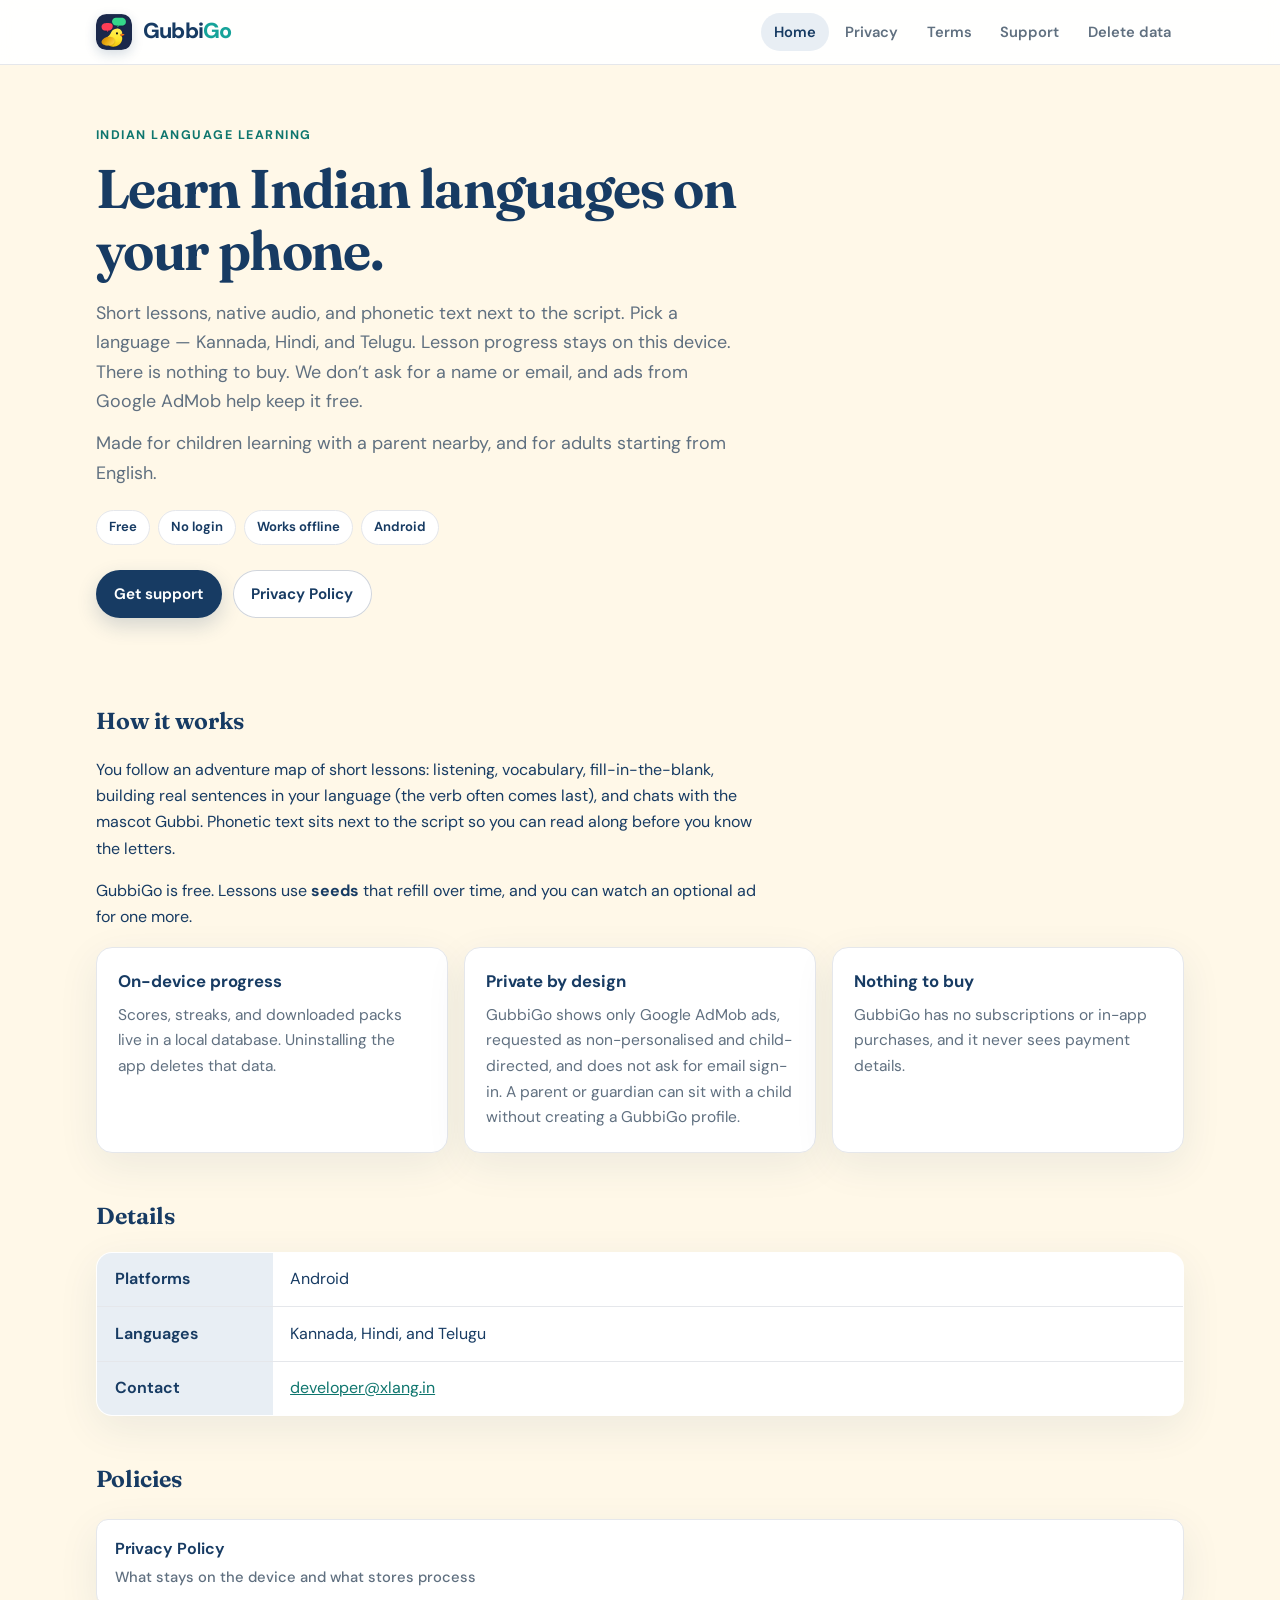
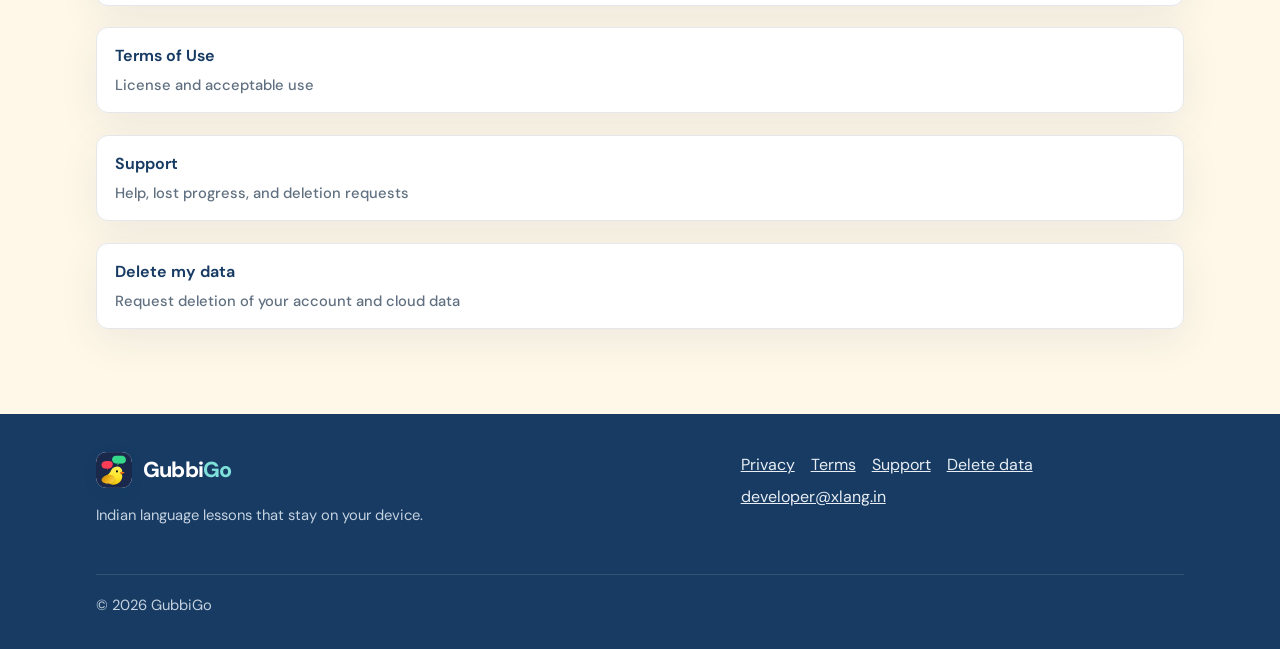
<file: index.html>
<!DOCTYPE html>
<html lang="en">
  <head>
    <meta charset="utf-8" />
    <meta name="viewport" content="width=device-width, initial-scale=1" />
    <meta name="theme-color" content="#173B63" />
    <meta
      name="description"
      content="GubbiGo teaches Indian languages with short lessons and native audio. Progress stays on your device. Free, with optional ads. No account needed."
    />
    <title>GubbiGo — Learn Indian languages on your phone</title>
    <link rel="icon" href="favicon.png" type="image/png" />
    <link rel="preconnect" href="https://fonts.googleapis.com" />
    <link rel="preconnect" href="https://fonts.gstatic.com" crossorigin />
    <link
      href="https://fonts.googleapis.com/css2?family=DM+Sans:ital,opsz,wght@0,9..40,400;0,9..40,500;0,9..40,600;0,9..40,700;1,9..40,400&family=Fraunces:opsz,wght@9..144,600;9..144,700&display=swap"
      rel="stylesheet"
    />
    <link rel="stylesheet" href="styles.css" />
  </head>
  <body>
    <header class="topbar">
      <div class="topbar-inner">
        <a class="brand" href="./" aria-label="GubbiGo home">
          <img src="logo.svg" width="36" height="36" alt="" />
          <span class="wordmark"><span class="gubbi">Gubbi</span><span class="go">Go</span></span>
        </a>
        <nav class="site-nav" aria-label="Site">
          <a href="./" aria-current="page">Home</a>
          <a href="privacy/">Privacy</a>
          <a href="terms/">Terms</a>
          <a href="support/">Support</a>
          <a href="delete-data/">Delete data</a>
        </nav>
      </div>
    </header>

    <main class="page">
      <section class="hero">
        <p class="eyebrow">Indian language learning</p>
        <h1>Learn Indian languages on your phone.</h1>
        <p class="lede">
          Short lessons, native audio, and phonetic text next to the script. Pick a language —
          Kannada, Hindi, and Telugu. Lesson progress stays on this device. There
          is nothing to buy. We don’t ask for a name or email, and ads from Google AdMob help keep
          it free.
        </p>
        <p class="lede">
          Made for children learning with a parent nearby, and for adults starting from English.
        </p>
        <div class="pills" aria-label="Highlights">
          <span class="pill">Free</span>
          <span class="pill">No login</span>
          <span class="pill">Works offline</span>
          <span class="pill">Android</span>
        </div>
        <div class="actions">
          <a class="btn" href="support/">Get support</a>
          <a class="btn btn-secondary" href="privacy/">Privacy Policy</a>
        </div>
      </section>

      <section class="about">
        <h2 class="section-title">How it works</h2>
        <p>
          You follow an adventure map of short lessons: listening, vocabulary, fill-in-the-blank,
          building real sentences in your language (the verb often comes last), and chats with the
          mascot Gubbi. Phonetic text sits next to the script so you can read along before you
          know the letters.
        </p>
        <p>
          GubbiGo is free. Lessons use <strong>seeds</strong> that refill over time, and you can
          watch an optional ad for one more.
        </p>
      </section>

      <div class="cards">
        <article class="card">
          <h2>On-device progress</h2>
          <p>
            Scores, streaks, and downloaded packs live in a local database. Uninstalling the app
            deletes that data.
          </p>
        </article>
        <article class="card">
          <h2>Private by design</h2>
          <p>
            GubbiGo shows only Google AdMob ads, requested as non-personalised and child-directed,
            and does not ask for email sign-in. A parent or guardian can sit with a child without
            creating a GubbiGo profile.
          </p>
        </article>
        <article class="card">
          <h2>Nothing to buy</h2>
          <p>
            GubbiGo has no subscriptions or in-app purchases, and it never sees payment details.
          </p>
        </article>
      </div>

      <h2 class="section-title">Details</h2>
      <table class="facts">
        <tbody>
          <tr>
            <th>Platforms</th>
            <td>Android</td>
          </tr>
          <tr>
            <th>Languages</th>
            <td>Kannada, Hindi, and Telugu</td>
          </tr>
          <tr>
            <th>Contact</th>
            <td><a href="mailto:developer@xlang.in">developer@xlang.in</a></td>
          </tr>
        </tbody>
      </table>

      <h2 class="section-title">Policies</h2>
      <ul class="legal-links">
        <li>
          <a href="privacy/"
            >Privacy Policy <span>What stays on the device and what stores process</span></a
          >
        </li>
        <li>
          <a href="terms/"
            >Terms of Use <span>License and acceptable use</span></a
          >
        </li>
        <li>
          <a href="support/"
            >Support <span>Help, lost progress, and deletion requests</span></a
          >
        </li>
        <li>
          <a href="delete-data/"
            >Delete my data <span>Request deletion of your account and cloud data</span></a
          >
        </li>
      </ul>
    </main>

    <footer class="site-footer">
      <div class="footer-inner">
        <div>
          <a class="brand" href="./" aria-label="GubbiGo home">
            <img src="logo.svg" width="36" height="36" alt="" />
            <span class="wordmark"><span class="gubbi">Gubbi</span><span class="go">Go</span></span>
          </a>
          <p>Indian language lessons that stay on your device.</p>
        </div>
        <nav class="footer-links" aria-label="Footer">
          <a href="privacy/">Privacy</a>
          <a href="terms/">Terms</a>
          <a href="support/">Support</a>
          <a href="delete-data/">Delete data</a>
          <a href="mailto:developer@xlang.in">developer@xlang.in</a>
        </nav>
        <p class="copyright">© 2026 GubbiGo</p>
      </div>
    </footer>
  </body>
</html>
</file>
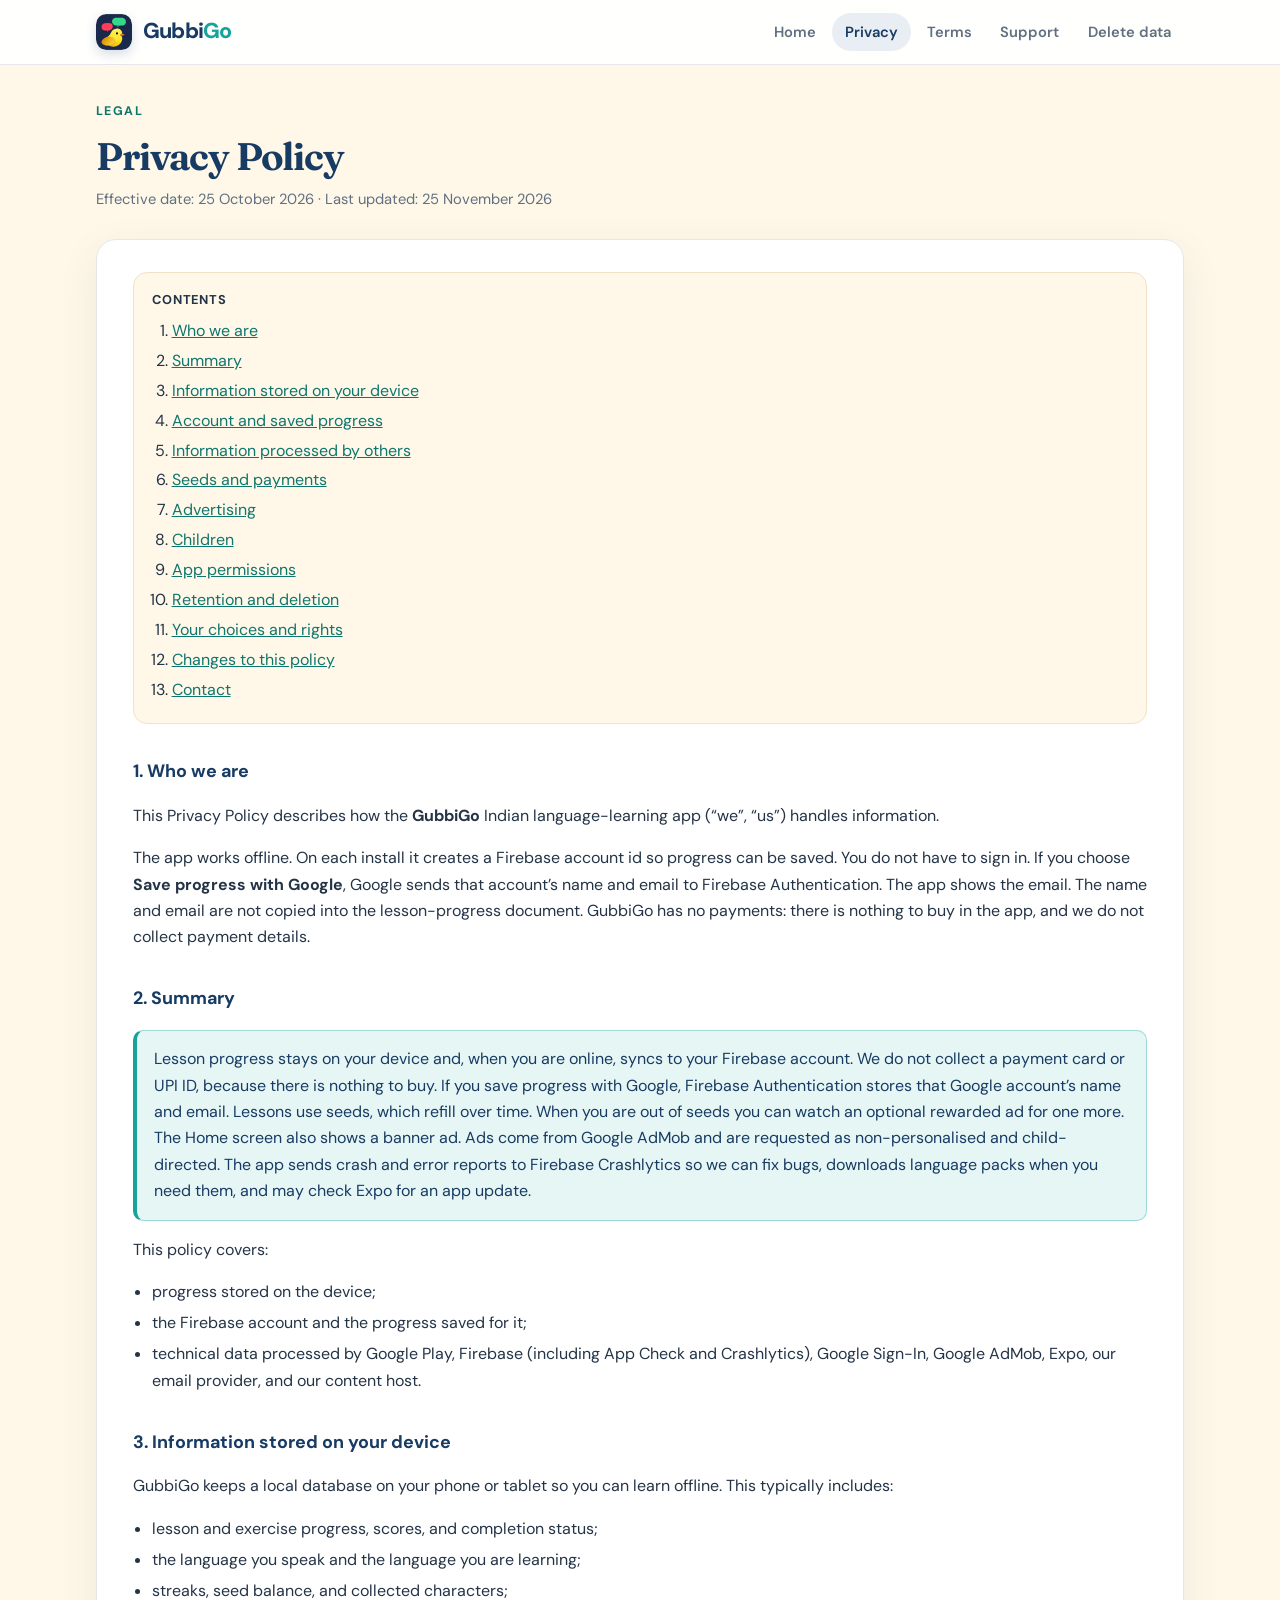
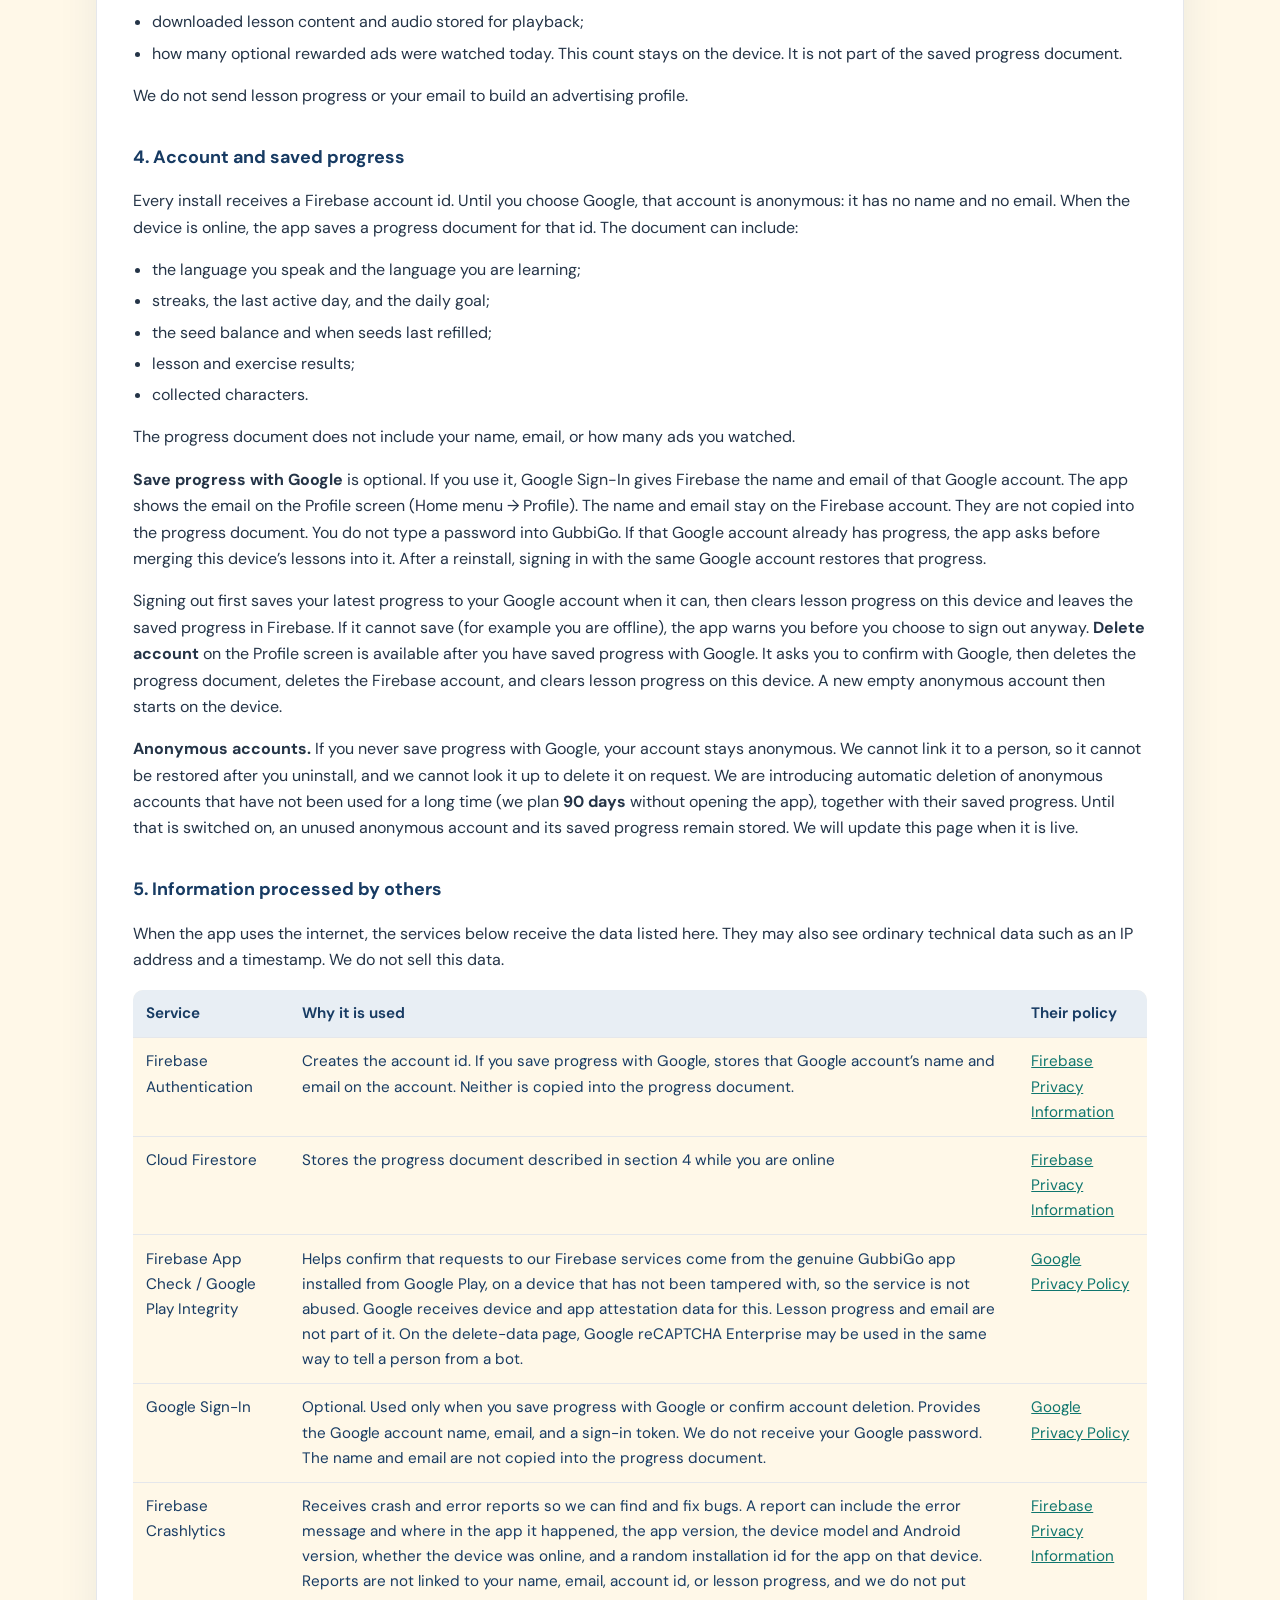
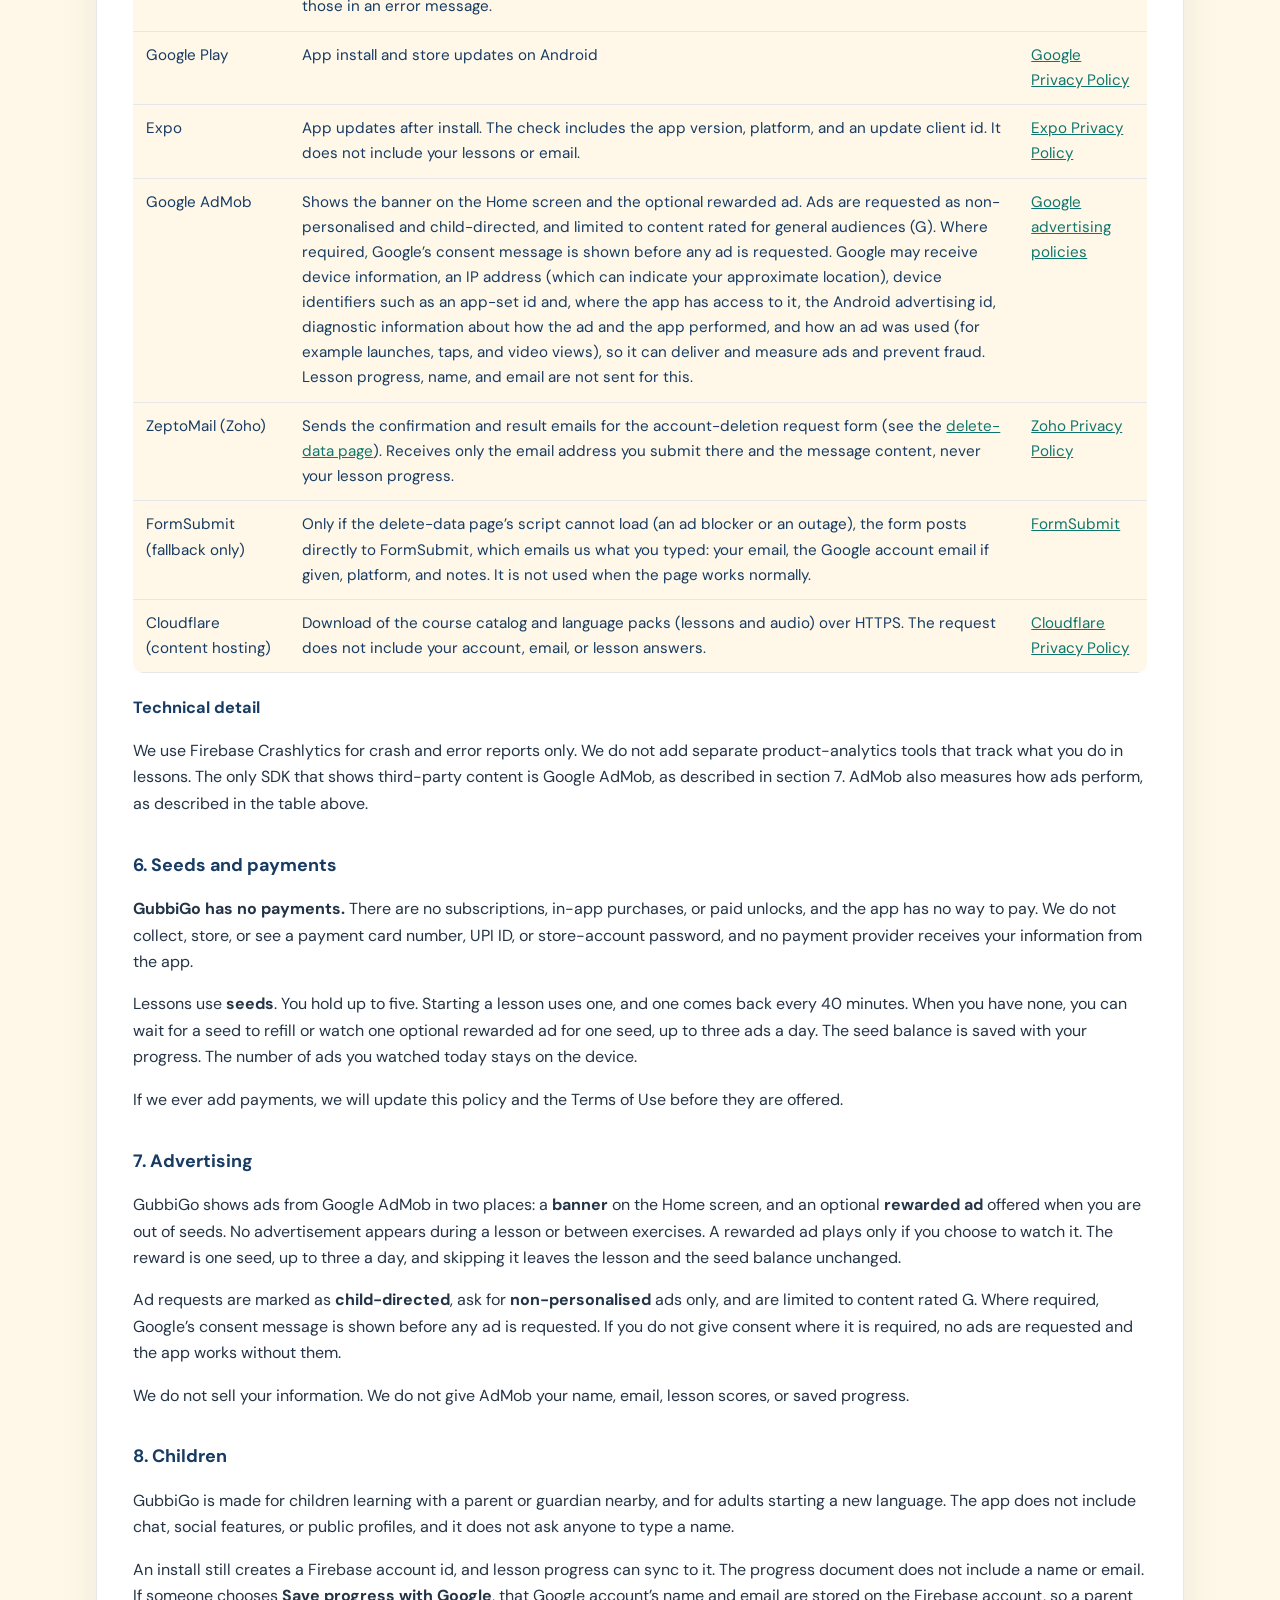
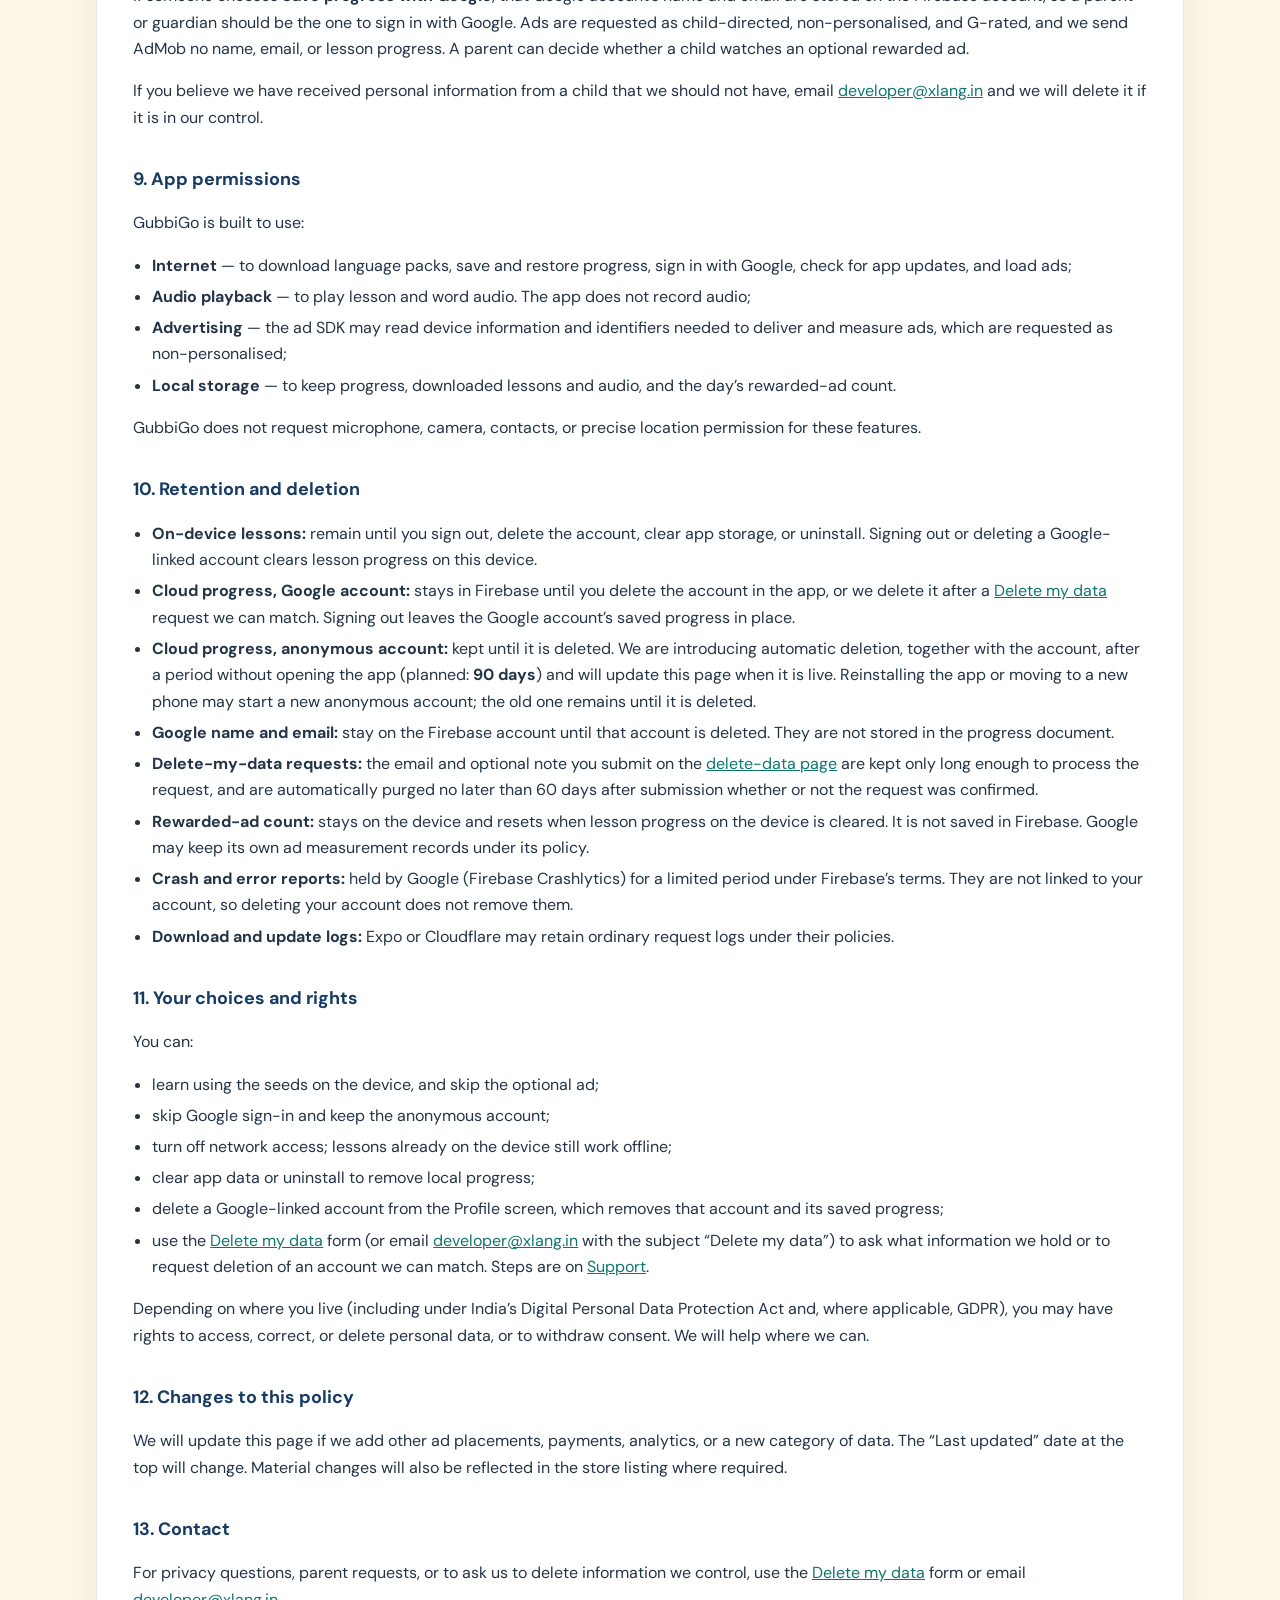
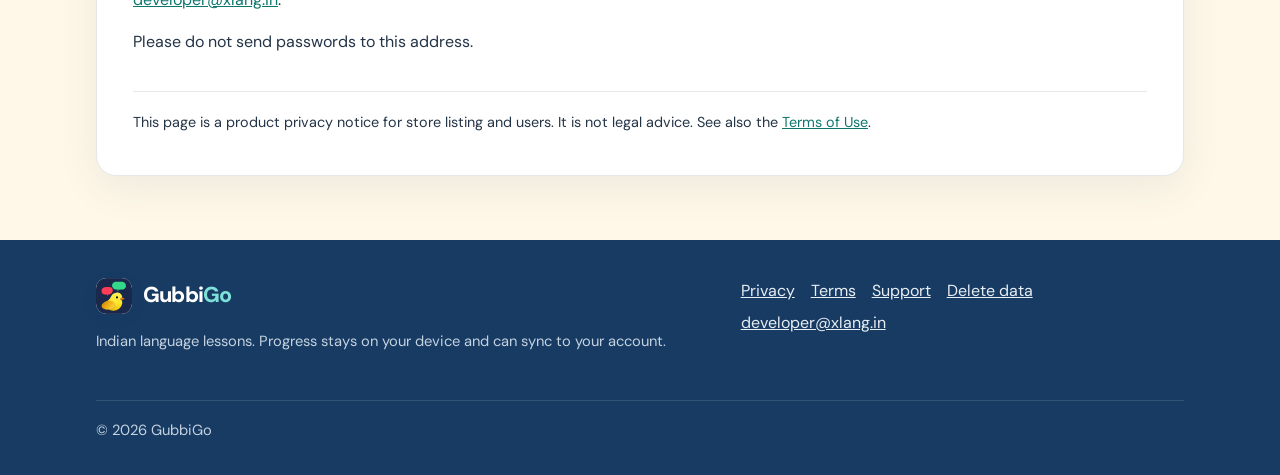
<file: privacy/index.html>
<!DOCTYPE html>
<html lang="en">
  <head>
    <meta charset="utf-8" />
    <meta name="viewport" content="width=device-width, initial-scale=1" />
    <meta name="theme-color" content="#173B63" />
    <meta
      name="description"
      content="Privacy Policy for GubbiGo. Progress stays on your device and can sync to your account. GubbiGo has no payments; ads from Google AdMob help keep it free."
    />
    <title>Privacy Policy — GubbiGo</title>
    <link rel="icon" href="../favicon.png" type="image/png" />
    <link rel="preconnect" href="https://fonts.googleapis.com" />
    <link rel="preconnect" href="https://fonts.gstatic.com" crossorigin />
    <link
      href="https://fonts.googleapis.com/css2?family=DM+Sans:ital,opsz,wght@0,9..40,400;0,9..40,500;0,9..40,600;0,9..40,700;1,9..40,400&family=Fraunces:opsz,wght@9..144,600;9..144,700&display=swap"
      rel="stylesheet"
    />
    <link rel="stylesheet" href="../styles.css" />
  </head>
  <body>
    <header class="topbar">
      <div class="topbar-inner">
        <a class="brand" href="../" aria-label="GubbiGo home">
          <img src="../logo.svg" width="36" height="36" alt="" />
          <span class="wordmark"><span class="gubbi">Gubbi</span><span class="go">Go</span></span>
        </a>
        <nav class="site-nav" aria-label="Site">
          <a href="../">Home</a>
          <a href="./" aria-current="page">Privacy</a>
          <a href="../terms/">Terms</a>
          <a href="../support/">Support</a>
          <a href="../delete-data/">Delete data</a>
        </nav>
      </div>
    </header>

    <main class="page">
      <div class="page-header">
        <p class="eyebrow">Legal</p>
        <h1>Privacy Policy</h1>
        <p class="meta">Effective date: 25 October 2026 · Last updated: 25 November 2026</p>
      </div>

      <article class="doc">

      <nav class="toc" aria-label="Contents">
        <p>Contents</p>
        <ol>
          <li><a href="#who">Who we are</a></li>
          <li><a href="#summary">Summary</a></li>
          <li><a href="#on-device">Information stored on your device</a></li>
          <li><a href="#account">Account and saved progress</a></li>
          <li><a href="#third-parties">Information processed by others</a></li>
          <li><a href="#seeds">Seeds and payments</a></li>
          <li><a href="#ads">Advertising</a></li>
          <li><a href="#children">Children</a></li>
          <li><a href="#permissions">App permissions</a></li>
          <li><a href="#retention">Retention and deletion</a></li>
          <li><a href="#rights">Your choices and rights</a></li>
          <li><a href="#changes">Changes to this policy</a></li>
          <li><a href="#contact">Contact</a></li>
        </ol>
      </nav>

      <section id="who">
        <h2>1. Who we are</h2>
        <p>
          This Privacy Policy describes how the <strong>GubbiGo</strong> Indian language-learning
          app (“we”, “us”) handles information.
        </p>
        <p>
          The app works offline. On each install it creates a Firebase account id so progress can
          be saved. You do not have to sign in. If you choose
          <strong>Save progress with Google</strong>, Google sends that account’s name and email to
          Firebase Authentication. The app shows the email. The name and email are not copied into
          the lesson-progress document. GubbiGo has no payments: there is nothing to buy in the
          app, and we do not collect payment details.
        </p>
      </section>

      <section id="summary">
        <h2>2. Summary</h2>
        <div class="note">
          Lesson progress stays on your device and, when you are online, syncs to your Firebase
          account. We do not collect a payment card or UPI ID, because there is nothing to buy. If
          you save progress with Google, Firebase Authentication stores that Google account’s name
          and email. Lessons use seeds, which refill over time. When you are out of seeds you can
          watch an optional rewarded ad for one more. The Home screen also shows a banner ad. Ads
          come from Google AdMob and are requested as non-personalised and child-directed. The app
          sends crash and error reports to Firebase Crashlytics so we can fix bugs, downloads
          language packs when you need them, and may check Expo for an app update.
        </div>
        <p>This policy covers:</p>
        <ul>
          <li>progress stored on the device;</li>
          <li>the Firebase account and the progress saved for it;</li>
          <li>
            technical data processed by Google Play, Firebase (including App Check and
            Crashlytics), Google Sign-In, Google AdMob, Expo, our email provider, and our content
            host.
          </li>
        </ul>
      </section>

      <section id="on-device">
        <h2>3. Information stored on your device</h2>
        <p>
          GubbiGo keeps a local database on your phone or tablet so you can learn offline. This
          typically includes:
        </p>
        <ul>
          <li>lesson and exercise progress, scores, and completion status;</li>
          <li>the language you speak and the language you are learning;</li>
          <li>streaks, seed balance, and collected characters;</li>
          <li>downloaded lesson content and audio stored for playback;</li>
          <li>
            how many optional rewarded ads were watched today. This count stays on the device. It
            is not part of the saved progress document.
          </li>
        </ul>
        <p>
          We do not send lesson progress or your email to build an advertising profile.
        </p>
      </section>

      <section id="account">
        <h2>4. Account and saved progress</h2>
        <p>
          Every install receives a Firebase account id. Until you choose Google, that account is
          anonymous: it has no name and no email. When the device is online, the app saves a
          progress document for that id. The document can include:
        </p>
        <ul>
          <li>the language you speak and the language you are learning;</li>
          <li>streaks, the last active day, and the daily goal;</li>
          <li>the seed balance and when seeds last refilled;</li>
          <li>lesson and exercise results;</li>
          <li>collected characters.</li>
        </ul>
        <p>
          The progress document does not include your name, email, or how many ads you watched.
        </p>
        <p>
          <strong>Save progress with Google</strong> is optional. If you use it, Google Sign-In
          gives Firebase the name and email of that Google account. The app shows the email on the
          Profile screen (Home menu → Profile). The name and email stay on the Firebase account.
          They are not copied into the progress document. You do not type a password into
          GubbiGo. If that Google account already has progress, the app asks before merging this
          device’s lessons into it. After a reinstall, signing in with the same Google account
          restores that progress.
        </p>
        <p>
          Signing out first saves your latest progress to your Google account when it can, then
          clears lesson progress on this device and leaves the saved progress in Firebase. If it
          cannot save (for example you are offline), the app warns you before you choose to sign
          out anyway. <strong>Delete account</strong> on the Profile screen is available after you
          have saved progress with Google. It asks you to confirm with Google, then deletes the
          progress document, deletes the Firebase account, and clears lesson progress on this
          device. A new empty anonymous account then starts on the device.
        </p>
        <p>
          <strong>Anonymous accounts.</strong> If you never save progress with Google, your account
          stays anonymous. We cannot link it to a person, so it cannot be restored after you
          uninstall, and we cannot look it up to delete it on request. We are introducing
          automatic deletion of anonymous accounts that have not been used for a long time
          (we plan <strong>90 days</strong> without opening the app), together with their saved
          progress. Until that is switched on, an unused anonymous account and its saved progress
          remain stored. We will update this page when it is live.
        </p>
      </section>

      <section id="third-parties">
        <h2>5. Information processed by others</h2>
        <p>
          When the app uses the internet, the services below receive the data listed here. They
          may also see ordinary technical data such as an IP address and a timestamp. We do not
          sell this data.
        </p>
        <table>
          <thead>
            <tr>
              <th>Service</th>
              <th>Why it is used</th>
              <th>Their policy</th>
            </tr>
          </thead>
          <tbody>
            <tr>
              <td>Firebase Authentication</td>
              <td>
                Creates the account id. If you save progress with Google, stores that Google account’s
                name and email on the account. Neither is copied into the progress document.
              </td>
              <td>
                <a href="https://firebase.google.com/support/privacy" rel="noopener noreferrer"
                  >Firebase Privacy Information</a
                >
              </td>
            </tr>
            <tr>
              <td>Cloud Firestore</td>
              <td>Stores the progress document described in section 4 while you are online</td>
              <td>
                <a href="https://firebase.google.com/support/privacy" rel="noopener noreferrer"
                  >Firebase Privacy Information</a
                >
              </td>
            </tr>
            <tr>
              <td>Firebase App Check / Google Play Integrity</td>
              <td>
                Helps confirm that requests to our Firebase services come from the genuine GubbiGo
                app installed from Google Play, on a device that has not been tampered with, so the
                service is not abused. Google receives device and app attestation data for this.
                Lesson progress and email are not part of it. On the delete-data page, Google
                reCAPTCHA Enterprise may be used in the same way to tell a person from a bot.
              </td>
              <td>
                <a href="https://policies.google.com/privacy" rel="noopener noreferrer"
                  >Google Privacy Policy</a
                >
              </td>
            </tr>
            <tr>
              <td>Google Sign-In</td>
              <td>
                Optional. Used only when you save progress with Google or confirm account deletion.
                Provides the Google account name, email, and a sign-in token. We do not receive
                your Google password. The name and email are not copied into the progress document.
              </td>
              <td>
                <a href="https://policies.google.com/privacy" rel="noopener noreferrer"
                  >Google Privacy Policy</a
                >
              </td>
            </tr>
            <tr>
              <td>Firebase Crashlytics</td>
              <td>
                Receives crash and error reports so we can find and fix bugs. A report can include
                the error message and where in the app it happened, the app version, the device
                model and Android version, whether the device was online, and a random installation
                id for the app on that device. Reports are not linked to your name, email, account
                id, or lesson progress, and we do not put those in an error message.
              </td>
              <td>
                <a href="https://firebase.google.com/support/privacy" rel="noopener noreferrer"
                  >Firebase Privacy Information</a
                >
              </td>
            </tr>
            <tr>
              <td>Google Play</td>
              <td>App install and store updates on Android</td>
              <td>
                <a href="https://policies.google.com/privacy" rel="noopener noreferrer"
                  >Google Privacy Policy</a
                >
              </td>
            </tr>
            <tr>
              <td>Expo</td>
              <td>
                App updates after install. The check includes the app version, platform, and an
                update client id. It does not include your lessons or email.
              </td>
              <td>
                <a href="https://expo.dev/privacy" rel="noopener noreferrer">Expo Privacy Policy</a>
              </td>
            </tr>
            <tr>
              <td>Google AdMob</td>
              <td>
                Shows the banner on the Home screen and the optional rewarded ad. Ads are requested
                as non-personalised and child-directed, and limited to content rated for general
                audiences (G). Where required, Google’s consent message is shown before any ad is
                requested. Google may receive device information, an IP address (which can indicate your
                approximate location), device identifiers such as an app-set id and, where the app
                has access to it, the Android advertising id, diagnostic information about how
                the ad and the app performed, and how an ad was used (for example launches, taps,
                and video views), so it can deliver and measure ads and prevent fraud. Lesson
                progress, name, and email are not sent for this.
              </td>
              <td>
                <a
                  href="https://policies.google.com/technologies/ads"
                  rel="noopener noreferrer"
                  >Google advertising policies</a
                >
              </td>
            </tr>
            <tr>
              <td>ZeptoMail (Zoho)</td>
              <td>
                Sends the confirmation and result emails for the account-deletion request form
                (see the <a href="../delete-data/">delete-data page</a>). Receives only the email
                address you submit there and the message content, never your lesson progress.
              </td>
              <td>
                <a href="https://www.zoho.com/privacy.html" rel="noopener noreferrer"
                  >Zoho Privacy Policy</a
                >
              </td>
            </tr>
            <tr>
              <td>FormSubmit (fallback only)</td>
              <td>
                Only if the delete-data page’s script cannot load (an ad blocker or an outage), the
                form posts directly to FormSubmit, which emails us what you typed: your email, the
                Google account email if given, platform, and notes. It is not used when the page
                works normally.
              </td>
              <td>
                <a href="https://formsubmit.co/" rel="noopener noreferrer">FormSubmit</a>
              </td>
            </tr>
            <tr>
              <td>Cloudflare (content hosting)</td>
              <td>
                Download of the course catalog and language packs (lessons and audio) over HTTPS.
                The request does not include your account, email, or lesson answers.
              </td>
              <td>
                <a href="https://www.cloudflare.com/privacypolicy/" rel="noopener noreferrer"
                  >Cloudflare Privacy Policy</a
                >
              </td>
            </tr>
          </tbody>
        </table>
        <h3>Technical detail</h3>
        <p>
          We use Firebase Crashlytics for crash and error reports only. We do not add separate
          product-analytics tools that track what you do in lessons. The only SDK that shows
          third-party content is Google AdMob, as described in section 7. AdMob also measures how
          ads perform, as described in the table above.
        </p>
      </section>

      <section id="seeds">
        <h2>6. Seeds and payments</h2>
        <p>
          <strong>GubbiGo has no payments.</strong> There are no subscriptions, in-app purchases,
          or paid unlocks, and the app has no way to pay. We do not collect, store, or see a
          payment card number, UPI ID, or store-account password, and no payment provider receives
          your information from the app.
        </p>
        <p>
          Lessons use <strong>seeds</strong>. You hold up to five. Starting a lesson uses one, and
          one comes back every 40 minutes. When you have none, you can wait for a seed to refill or
          watch one optional rewarded ad for one seed, up to three ads a day. The seed balance is
          saved with your progress. The number of ads you watched today stays on the device.
        </p>
        <p>
          If we ever add payments, we will update this policy and the Terms of Use before they
          are offered.
        </p>
      </section>

      <section id="ads">
        <h2>7. Advertising</h2>
        <p>
          GubbiGo shows ads from Google AdMob in two places: a <strong>banner</strong> on the Home
          screen, and an optional <strong>rewarded ad</strong> offered when you are out of seeds.
          No advertisement appears during a lesson or between exercises. A rewarded ad plays only
          if you choose to watch it. The reward is one seed, up to three a day, and skipping it
          leaves the lesson and the seed balance unchanged.
        </p>
        <p>
          Ad requests are marked as <strong>child-directed</strong>, ask for
          <strong>non-personalised</strong> ads only, and are limited to content rated G. Where
          required, Google’s consent message is shown before any ad is requested. If you do not
          give consent where it is required, no ads are requested and the app works without them.
        </p>
        <p>
          We do not sell your information. We do not give AdMob your name, email, lesson scores,
          or saved progress.
        </p>
      </section>

      <section id="children">
        <h2>8. Children</h2>
        <p>
          GubbiGo is made for children learning with a parent or guardian nearby, and for adults
          starting a new language. The app does not include chat, social features, or public
          profiles, and it does not ask anyone to type a name.
        </p>
        <p>
          An install still creates a Firebase account id, and lesson progress can sync to it. The
          progress document does not include a name or email. If someone chooses
          <strong>Save progress with Google</strong>, that Google account’s name and email are
          stored on the Firebase account, so a parent or guardian should be the one to sign in
          with Google. Ads are requested as child-directed, non-personalised, and G-rated, and we
          send AdMob no name, email, or lesson progress. A parent can decide whether a child
          watches an optional rewarded ad.
        </p>
        <p>
          If you believe we have received personal information from a child that we should not
          have, email
          <a href="mailto:developer@xlang.in">developer@xlang.in</a>
          and we will delete it if it is in our control.
        </p>
      </section>

      <section id="permissions">
        <h2>9. App permissions</h2>
        <p>GubbiGo is built to use:</p>
        <ul>
          <li>
            <strong>Internet</strong> — to download language packs, save and restore progress,
            sign in with Google, check for app updates, and load ads;
          </li>
          <li><strong>Audio playback</strong> — to play lesson and word audio. The app does not record audio;</li>
          <li>
            <strong>Advertising</strong> — the ad SDK may read device information and identifiers
            needed to deliver and measure ads, which are requested as non-personalised;
          </li>
          <li>
            <strong>Local storage</strong> — to keep progress, downloaded lessons and audio, and
            the day’s rewarded-ad count.
          </li>
        </ul>
        <p>
          GubbiGo does not request microphone, camera, contacts, or precise location permission
          for these features.
        </p>
      </section>

      <section id="retention">
        <h2>10. Retention and deletion</h2>
        <ul>
          <li>
            <strong>On-device lessons:</strong> remain until you sign out, delete the account,
            clear app storage, or uninstall. Signing out or deleting a Google-linked account
            clears lesson progress on this device.
          </li>
          <li>
            <strong>Cloud progress, Google account:</strong> stays in Firebase until you delete
            the account in the app, or we delete it after a
            <a href="../delete-data/">Delete my data</a>
            request we can match. Signing out leaves the Google account’s saved progress in place.
          </li>
          <li>
            <strong>Cloud progress, anonymous account:</strong> kept until it is deleted. We are
            introducing automatic deletion, together with the account, after a period without
            opening the app (planned: <strong>90 days</strong>) and will update this page when it
            is live. Reinstalling the app or moving to a new phone may start a new anonymous
            account; the old one remains until it is deleted.
          </li>
          <li>
            <strong>Google name and email:</strong> stay on the Firebase account until that account
            is deleted. They are not stored in the progress document.
          </li>
          <li>
            <strong>Delete-my-data requests:</strong> the email and optional note you submit on the
            <a href="../delete-data/">delete-data page</a> are kept only long enough to process the
            request, and are automatically purged no later than 60 days after submission whether or
            not the request was confirmed.
          </li>
          <li>
            <strong>Rewarded-ad count:</strong> stays on the device and resets when lesson progress
            on the device is cleared. It is not saved in Firebase. Google may keep its own ad
            measurement records under its policy.
          </li>
          <li>
            <strong>Crash and error reports:</strong> held by Google (Firebase Crashlytics) for a
            limited period under Firebase’s terms. They are not linked to your account, so deleting
            your account does not remove them.
          </li>
          <li>
            <strong>Download and update logs:</strong> Expo or Cloudflare may retain ordinary
            request logs under their policies.
          </li>
        </ul>
      </section>

      <section id="rights">
        <h2>11. Your choices and rights</h2>
        <p>You can:</p>
        <ul>
          <li>learn using the seeds on the device, and skip the optional ad;</li>
          <li>skip Google sign-in and keep the anonymous account;</li>
          <li>turn off network access; lessons already on the device still work offline;</li>
          <li>clear app data or uninstall to remove local progress;</li>
          <li>
            delete a Google-linked account from the Profile screen, which removes that account and
            its saved progress;
          </li>
          <li>
            use the
            <a href="../delete-data/">Delete my data</a>
            form (or email
            <a href="mailto:developer@xlang.in">developer@xlang.in</a>
            with the subject “Delete my data”) to ask what information we hold or to request
            deletion of an account we can match. Steps are on
            <a href="../support/">Support</a>.
          </li>
        </ul>
        <p>
          Depending on where you live (including under India’s Digital Personal Data Protection
          Act and, where applicable, GDPR), you may have rights to access, correct, or delete
          personal data, or to withdraw consent. We will help where we can.
        </p>
      </section>

      <section id="changes">
        <h2>12. Changes to this policy</h2>
        <p>
          We will update this page if we add other ad placements, payments, analytics, or a new
          category of data. The “Last updated” date at the top will change. Material changes will
          also be reflected in the store listing where required.
        </p>
      </section>

      <section id="contact">
        <h2>13. Contact</h2>
        <p>
          For privacy questions, parent requests, or to ask us to delete information we control,
          use the
          <a href="../delete-data/">Delete my data</a>
          form or email
          <a href="mailto:developer@xlang.in">developer@xlang.in</a>.
        </p>
        <p>Please do not send passwords to this address.</p>
      </section>

      <p class="doc-note">
        This page is a product privacy notice for store listing and users. It is not legal
        advice. See also the <a href="../terms/">Terms of Use</a>.
      </p>
      </article>
    </main>

    <footer class="site-footer">
      <div class="footer-inner">
        <div>
          <a class="brand" href="../" aria-label="GubbiGo home">
            <img src="../logo.svg" width="36" height="36" alt="" />
            <span class="wordmark"><span class="gubbi">Gubbi</span><span class="go">Go</span></span>
          </a>
          <p>Indian language lessons. Progress stays on your device and can sync to your account.</p>
        </div>
        <nav class="footer-links" aria-label="Footer">
          <a href="../privacy/">Privacy</a>
          <a href="../terms/">Terms</a>
          <a href="../support/">Support</a>
          <a href="../delete-data/">Delete data</a>
          <a href="mailto:developer@xlang.in">developer@xlang.in</a>
        </nav>
        <p class="copyright">© 2026 GubbiGo</p>
      </div>
    </footer>
  </body>
</html>
</file>
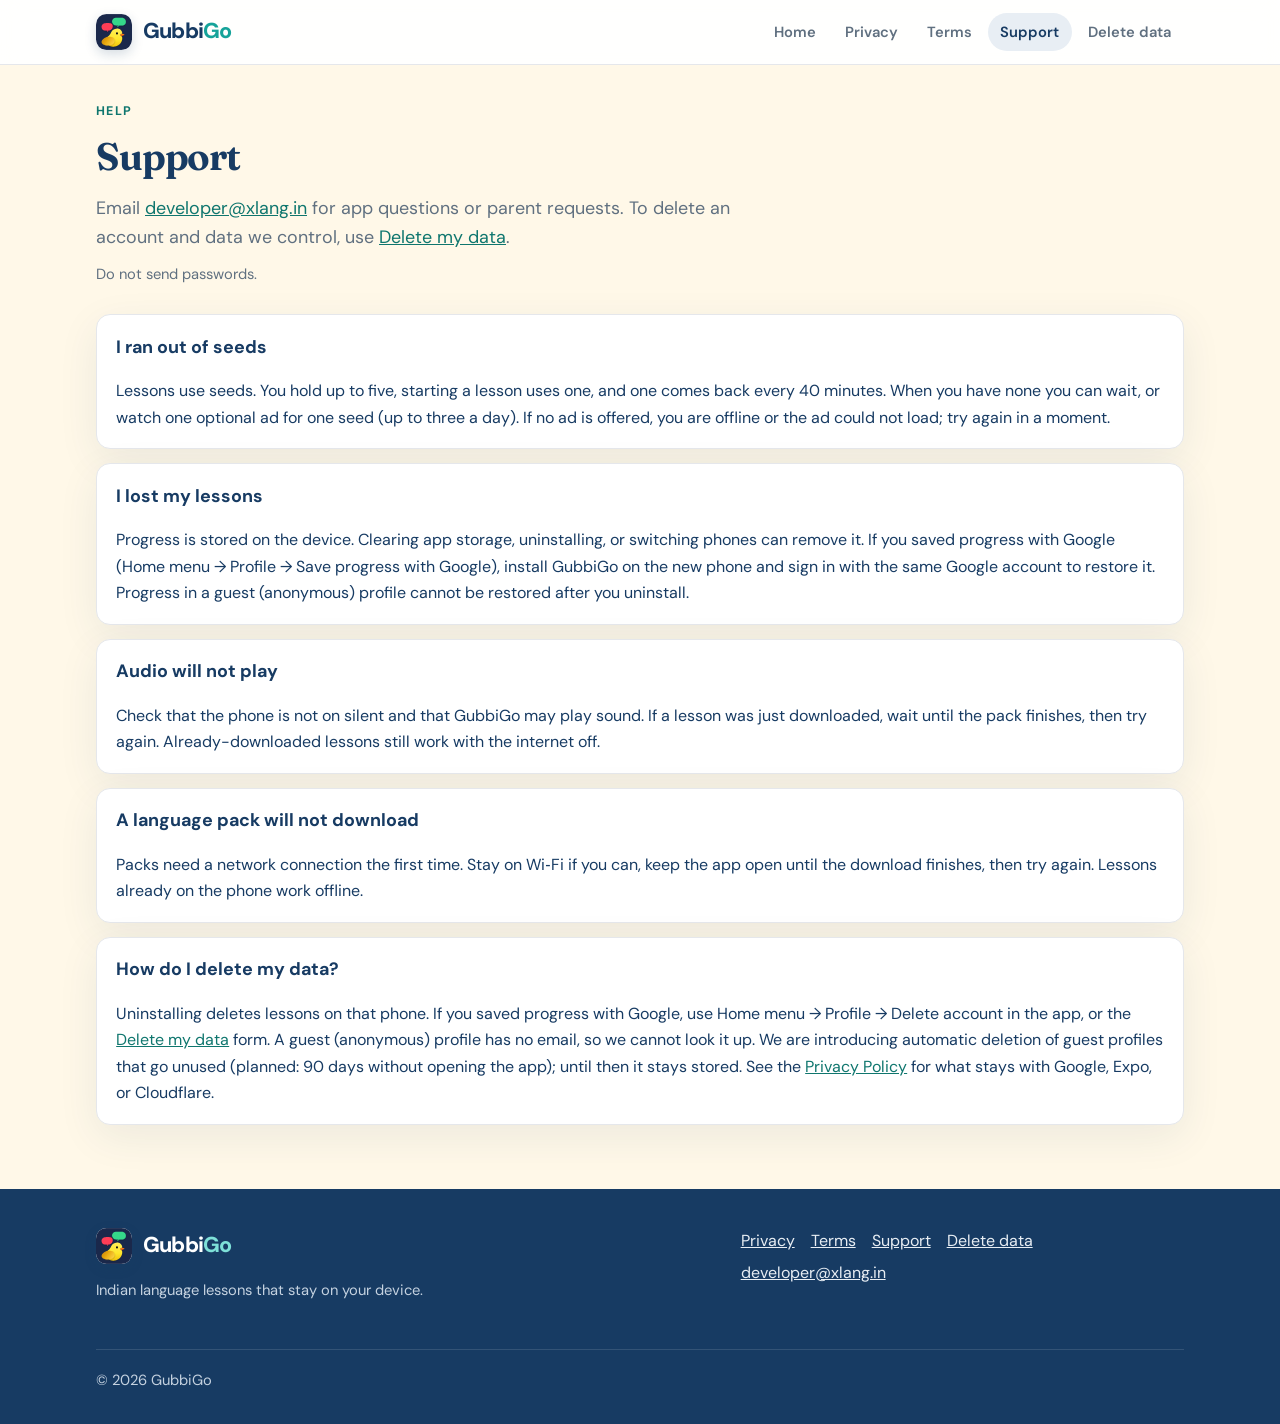
<file: support/index.html>
<!DOCTYPE html>
<html lang="en">
  <head>
    <meta charset="utf-8" />
    <meta name="viewport" content="width=device-width, initial-scale=1" />
    <meta name="theme-color" content="#173B63" />
    <meta
      name="description"
      content="GubbiGo support: lost progress, seeds and ads, deleting your data, and how to email us."
    />
    <title>Support — GubbiGo</title>
    <link rel="icon" href="../favicon.png" type="image/png" />
    <link rel="preconnect" href="https://fonts.googleapis.com" />
    <link rel="preconnect" href="https://fonts.gstatic.com" crossorigin />
    <link
      href="https://fonts.googleapis.com/css2?family=DM+Sans:ital,opsz,wght@0,9..40,400;0,9..40,500;0,9..40,600;0,9..40,700;1,9..40,400&family=Fraunces:opsz,wght@9..144,600;9..144,700&display=swap"
      rel="stylesheet"
    />
    <link rel="stylesheet" href="../styles.css" />
  </head>
  <body>
    <header class="topbar">
      <div class="topbar-inner">
        <a class="brand" href="../" aria-label="GubbiGo home">
          <img src="../logo.svg" width="36" height="36" alt="" />
          <span class="wordmark"><span class="gubbi">Gubbi</span><span class="go">Go</span></span>
        </a>
        <nav class="site-nav" aria-label="Site">
          <a href="../">Home</a>
          <a href="../privacy/">Privacy</a>
          <a href="../terms/">Terms</a>
          <a href="./" aria-current="page">Support</a>
          <a href="../delete-data/">Delete data</a>
        </nav>
      </div>
    </header>

    <main class="page">
      <div class="page-header">
        <p class="eyebrow">Help</p>
        <h1>Support</h1>
        <p class="lede">
          Email
          <a href="mailto:developer@xlang.in">developer@xlang.in</a>
          for app questions or parent requests. To delete an account and data we control, use
          <a href="../delete-data/">Delete my data</a>.
        </p>
        <p class="meta">
          Do not send passwords.
        </p>
      </div>

      <div class="faq">
        <article>
          <h2>I ran out of seeds</h2>
          <p>
            Lessons use seeds. You hold up to five, starting a lesson uses one, and one comes back
            every 40 minutes. When you have none you can wait, or watch one optional ad for one
            seed (up to three a day). If no ad is offered, you are offline or the ad could not
            load; try again in a moment.
          </p>
        </article>
        <article>
          <h2>I lost my lessons</h2>
          <p>
            Progress is stored on the device. Clearing app storage, uninstalling, or switching
            phones can remove it. If you saved progress with Google (Home menu → Profile → Save
            progress with Google), install GubbiGo on the new phone and sign in with the same
            Google account to restore it. Progress in a guest (anonymous) profile cannot be
            restored after you uninstall.
          </p>
        </article>
        <article>
          <h2>Audio will not play</h2>
          <p>
            Check that the phone is not on silent and that GubbiGo may play sound. If a lesson was
            just downloaded, wait until the pack finishes, then try again. Already-downloaded
            lessons still work with the internet off.
          </p>
        </article>
        <article>
          <h2>A language pack will not download</h2>
          <p>
            Packs need a network connection the first time. Stay on Wi‑Fi if you can, keep the app
            open until the download finishes, then try again. Lessons already on the phone work
            offline.
          </p>
        </article>
        <article>
          <h2>How do I delete my data?</h2>
          <p>
            Uninstalling deletes lessons on that phone. If you saved progress with Google, use
            Home menu → Profile → Delete account in the app, or the
            <a href="../delete-data/">Delete my data</a>
            form. A guest (anonymous) profile has no email, so we cannot look it up. We are
            introducing automatic deletion of guest profiles that go unused (planned: 90 days
            without opening the app); until then it stays stored. See the
            <a href="../privacy/">Privacy Policy</a> for what stays with Google, Expo, or
            Cloudflare.
          </p>
        </article>
      </div>
    </main>

    <footer class="site-footer">
      <div class="footer-inner">
        <div>
          <a class="brand" href="../" aria-label="GubbiGo home">
            <img src="../logo.svg" width="36" height="36" alt="" />
            <span class="wordmark"><span class="gubbi">Gubbi</span><span class="go">Go</span></span>
          </a>
          <p>Indian language lessons that stay on your device.</p>
        </div>
        <nav class="footer-links" aria-label="Footer">
          <a href="../privacy/">Privacy</a>
          <a href="../terms/">Terms</a>
          <a href="./">Support</a>
          <a href="../delete-data/">Delete data</a>
          <a href="mailto:developer@xlang.in">developer@xlang.in</a>
        </nav>
        <p class="copyright">© 2026 GubbiGo</p>
      </div>
    </footer>
  </body>
</html>
</file>
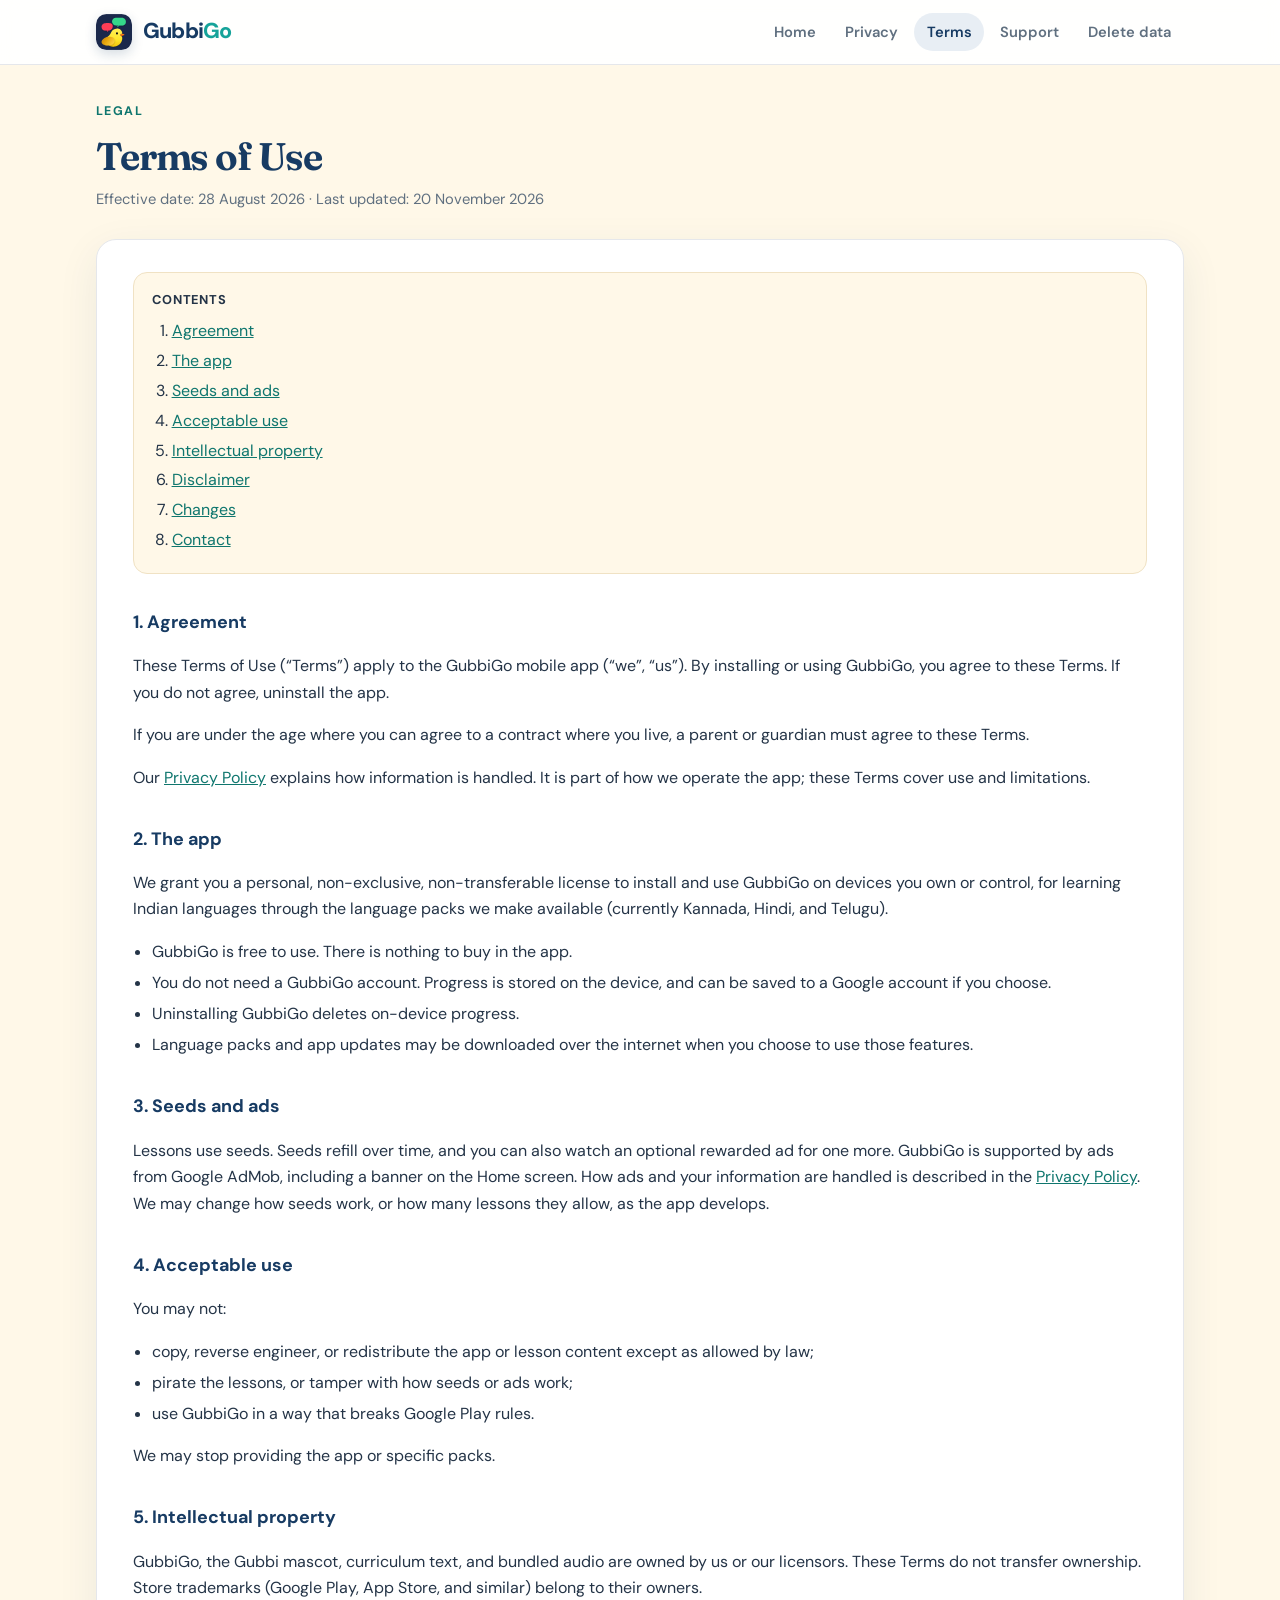
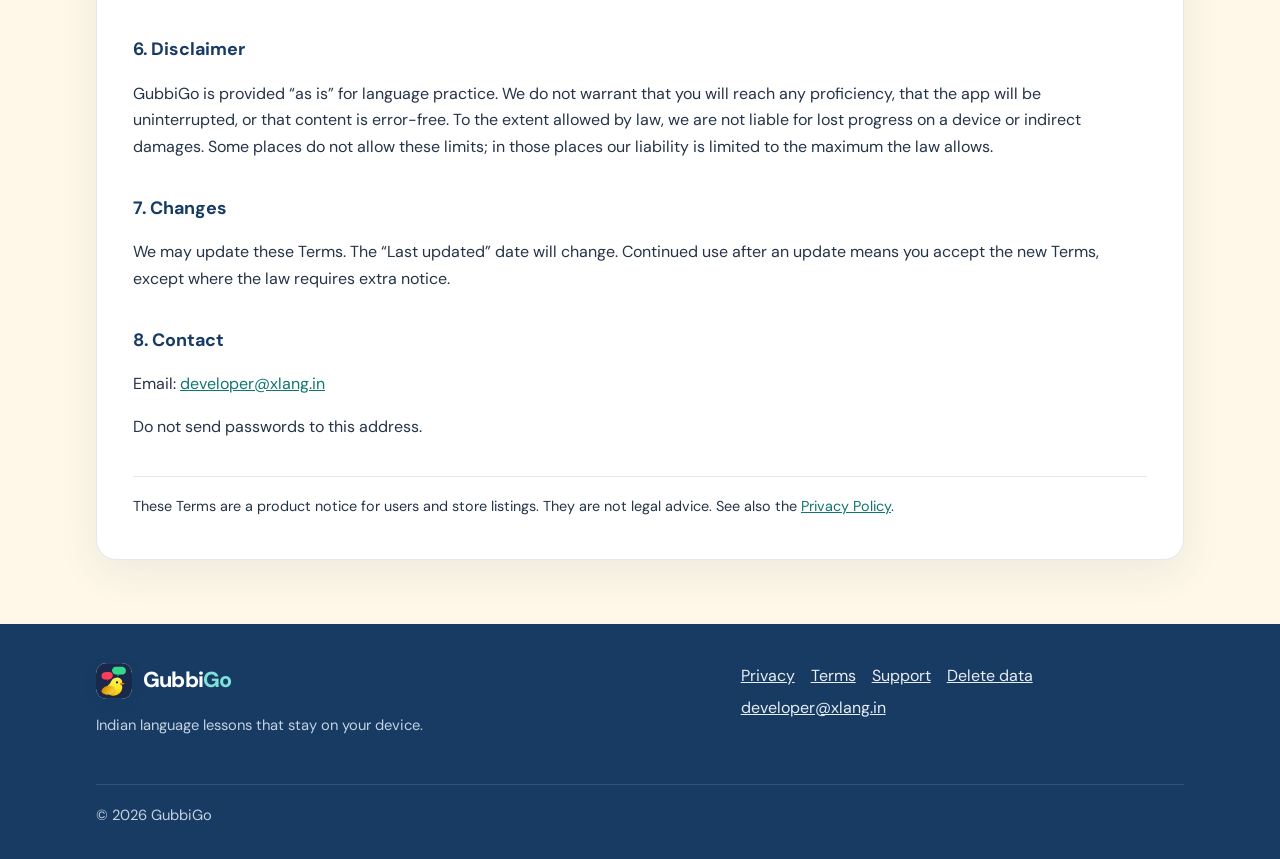
<file: terms/index.html>
<!DOCTYPE html>
<html lang="en">
  <head>
    <meta charset="utf-8" />
    <meta name="viewport" content="width=device-width, initial-scale=1" />
    <meta name="theme-color" content="#173B63" />
    <meta
      name="description"
      content="Terms of Use for GubbiGo, free to use and supported by ads."
    />
    <title>Terms of Use — GubbiGo</title>
    <link rel="icon" href="../favicon.png" type="image/png" />
    <link rel="preconnect" href="https://fonts.googleapis.com" />
    <link rel="preconnect" href="https://fonts.gstatic.com" crossorigin />
    <link
      href="https://fonts.googleapis.com/css2?family=DM+Sans:ital,opsz,wght@0,9..40,400;0,9..40,500;0,9..40,600;0,9..40,700;1,9..40,400&family=Fraunces:opsz,wght@9..144,600;9..144,700&display=swap"
      rel="stylesheet"
    />
    <link rel="stylesheet" href="../styles.css" />
  </head>
  <body>
    <header class="topbar">
      <div class="topbar-inner">
        <a class="brand" href="../" aria-label="GubbiGo home">
          <img src="../logo.svg" width="36" height="36" alt="" />
          <span class="wordmark"><span class="gubbi">Gubbi</span><span class="go">Go</span></span>
        </a>
        <nav class="site-nav" aria-label="Site">
          <a href="../">Home</a>
          <a href="../privacy/">Privacy</a>
          <a href="./" aria-current="page">Terms</a>
          <a href="../support/">Support</a>
          <a href="../delete-data/">Delete data</a>
        </nav>
      </div>
    </header>

    <main class="page">
      <div class="page-header">
        <p class="eyebrow">Legal</p>
        <h1>Terms of Use</h1>
        <p class="meta">Effective date: 28 August 2026 · Last updated: 20 November 2026</p>
      </div>

      <article class="doc">

      <nav class="toc" aria-label="Contents">
        <p>Contents</p>
        <ol>
          <li><a href="#agreement">Agreement</a></li>
          <li><a href="#license">The app</a></li>
          <li><a href="#seeds">Seeds and ads</a></li>
          <li><a href="#acceptable">Acceptable use</a></li>
          <li><a href="#ip">Intellectual property</a></li>
          <li><a href="#disclaimer">Disclaimer</a></li>
          <li><a href="#changes">Changes</a></li>
          <li><a href="#contact">Contact</a></li>
        </ol>
      </nav>

      <section id="agreement">
        <h2>1. Agreement</h2>
        <p>
          These Terms of Use (“Terms”) apply to the GubbiGo mobile app (“we”, “us”). By installing
          or using GubbiGo, you agree to these Terms. If you do not agree, uninstall the app.
        </p>
        <p>
          If you are under the age where you can agree to a contract where you live, a parent or
          guardian must agree to these Terms.
        </p>
        <p>
          Our <a href="../privacy/">Privacy Policy</a> explains how information is handled. It is
          part of how we operate the app; these Terms cover use and limitations.
        </p>
      </section>

      <section id="license">
        <h2>2. The app</h2>
        <p>
          We grant you a personal, non-exclusive, non-transferable license to install and use
          GubbiGo on devices you own or control, for learning Indian languages through the
          language packs we make available (currently Kannada, Hindi, and Telugu).
        </p>
        <ul>
          <li>GubbiGo is free to use. There is nothing to buy in the app.</li>
          <li>
            You do not need a GubbiGo account. Progress is stored on the device, and can be saved
            to a Google account if you choose.
          </li>
          <li>Uninstalling GubbiGo deletes on-device progress.</li>
          <li>
            Language packs and app updates may be downloaded over the internet when you choose to
            use those features.
          </li>
        </ul>
      </section>

      <section id="seeds">
        <h2>3. Seeds and ads</h2>
        <p>
          Lessons use seeds. Seeds refill over time, and you can also watch an optional rewarded
          ad for one more. GubbiGo is supported by ads from Google AdMob, including a banner on
          the Home screen. How ads and your information are handled is described in the
          <a href="../privacy/">Privacy Policy</a>. We may change how seeds work, or how many
          lessons they allow, as the app develops.
        </p>
      </section>

      <section id="acceptable">
        <h2>4. Acceptable use</h2>
        <p>You may not:</p>
        <ul>
          <li>copy, reverse engineer, or redistribute the app or lesson content except as allowed by law;</li>
          <li>pirate the lessons, or tamper with how seeds or ads work;</li>
          <li>use GubbiGo in a way that breaks Google Play rules.</li>
        </ul>
        <p>
          We may stop providing the app or specific packs.
        </p>
      </section>

      <section id="ip">
        <h2>5. Intellectual property</h2>
        <p>
          GubbiGo, the Gubbi mascot, curriculum text, and bundled audio are owned by us or our
          licensors. These Terms do not transfer ownership. Store trademarks (Google Play, App
          Store, and similar) belong to their owners.
        </p>
      </section>

      <section id="disclaimer">
        <h2>6. Disclaimer</h2>
        <p>
          GubbiGo is provided “as is” for language practice. We do not warrant that you will reach
          any proficiency, that the app will be uninterrupted, or that content is error-free.
          To the extent allowed by law, we are not liable for lost progress on a device
          or indirect damages. Some places do not allow these limits; in those
          places our liability is limited to the maximum the law allows.
        </p>
      </section>

      <section id="changes">
        <h2>7. Changes</h2>
        <p>
          We may update these Terms. The “Last updated” date will change. Continued use after an
          update means you accept the new Terms, except where the law requires extra notice.
        </p>
      </section>

      <section id="contact">
        <h2>8. Contact</h2>
        <p>
          Email:
          <a href="mailto:developer@xlang.in">developer@xlang.in</a>
        </p>
        <p>Do not send passwords to this address.</p>
      </section>

      <p class="doc-note">
        These Terms are a product notice for users and store listings. They are not legal
        advice. See also the <a href="../privacy/">Privacy Policy</a>.
      </p>
      </article>
    </main>

    <footer class="site-footer">
      <div class="footer-inner">
        <div>
          <a class="brand" href="../" aria-label="GubbiGo home">
            <img src="../logo.svg" width="36" height="36" alt="" />
            <span class="wordmark"><span class="gubbi">Gubbi</span><span class="go">Go</span></span>
          </a>
          <p>Indian language lessons that stay on your device.</p>
        </div>
        <nav class="footer-links" aria-label="Footer">
          <a href="../privacy/">Privacy</a>
          <a href="../terms/">Terms</a>
          <a href="../support/">Support</a>
          <a href="../delete-data/">Delete data</a>
          <a href="mailto:developer@xlang.in">developer@xlang.in</a>
        </nav>
        <p class="copyright">© 2026 GubbiGo</p>
      </div>
    </footer>
  </body>
</html>
</file>
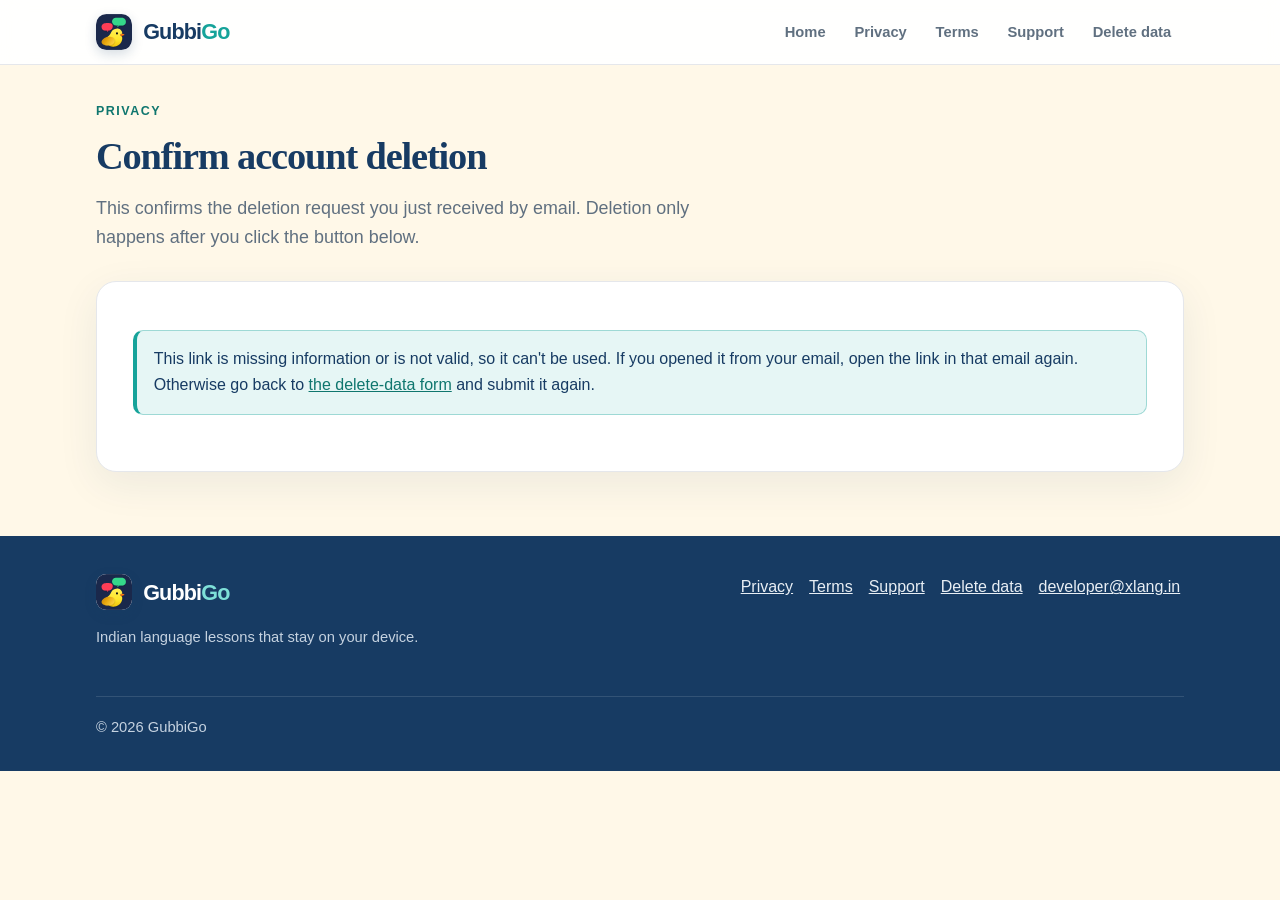
<file: delete-data/confirm.html>
<!DOCTYPE html>
<html lang="en">
  <head>
    <meta charset="utf-8" />
    <meta name="viewport" content="width=device-width, initial-scale=1" />
    <meta name="theme-color" content="#173B63" />
    <meta name="robots" content="noindex" />
    <meta name="referrer" content="no-referrer" />
    <!--
      This page handles a one-time deletion token, so it loads nothing from third
      parties (no web fonts, no analytics) and may only talk to the deletion
      functions. GitHub Pages cannot set response headers, hence a meta policy.
      Keep connect-src in step with FINALIZE_URLS in confirm.js.
    -->
    <meta
      http-equiv="Content-Security-Policy"
      content="default-src 'none'; script-src 'self'; style-src 'self'; img-src 'self' data:; connect-src https://asia-south1-gubbigo-firebase.cloudfunctions.net https://asia-south1-gubbigo-firebase-dev.cloudfunctions.net http://127.0.0.1:5001; base-uri 'none'; form-action 'none'"
    />
    <meta name="description" content="Confirm deletion of your GubbiGo account and data." />
    <title>Confirm deletion — GubbiGo</title>
    <link rel="icon" href="../favicon.png" type="image/png" />
    <link rel="stylesheet" href="../styles.css" />
  </head>
  <body>
    <header class="topbar">
      <div class="topbar-inner">
        <a class="brand" href="../" aria-label="GubbiGo home">
          <img src="../logo.svg" width="36" height="36" alt="" />
          <span class="wordmark"><span class="gubbi">Gubbi</span><span class="go">Go</span></span>
        </a>
        <nav class="site-nav" aria-label="Site">
          <a href="../">Home</a>
          <a href="../privacy/">Privacy</a>
          <a href="../terms/">Terms</a>
          <a href="../support/">Support</a>
          <a href="./">Delete data</a>
        </nav>
      </div>
    </header>

    <main class="page">
      <div class="page-header">
        <p class="eyebrow">Privacy</p>
        <h1>Confirm account deletion</h1>
        <p class="lede">
          This confirms the deletion request you just received by email. Deletion only happens
          after you click the button below.
        </p>
      </div>

      <article class="doc">
        <div class="note" id="link-error" hidden>
          This link is missing information or is not valid, so it can't be used. If you opened it
          from your email, open the link in that email again. Otherwise go back to
          <a href="./">the delete-data form</a> and submit it again.
        </div>

        <div id="confirm-box">
          <div class="note">
            This cannot be undone. Your GubbiGo sign-in and the cloud lesson progress we control
            for it will be deleted. On-device data on any phone you installed GubbiGo on is
            unaffected; uninstall the app there separately if you want that gone too.
          </div>

          <div class="form-actions">
            <button class="btn" id="delete-btn" type="button">
              Yes, delete my account and data
            </button>
          </div>

          <p id="confirm-status" class="form-status" role="status" aria-live="polite"></p>

          <p class="doc-note">
            Changed your mind? Just close this page — nothing is deleted unless you click the
            button above. See also <a href="../privacy/">Privacy</a> and
            <a href="../support/">Support</a>.
          </p>
        </div>
      </article>
    </main>

    <footer class="site-footer">
      <div class="footer-inner">
        <div>
          <a class="brand" href="../" aria-label="GubbiGo home">
            <img src="../logo.svg" width="36" height="36" alt="" />
            <span class="wordmark"><span class="gubbi">Gubbi</span><span class="go">Go</span></span>
          </a>
          <p>Indian language lessons that stay on your device.</p>
        </div>
        <nav class="footer-links" aria-label="Footer">
          <a href="../privacy/">Privacy</a>
          <a href="../terms/">Terms</a>
          <a href="../support/">Support</a>
          <a href="./">Delete data</a>
          <a href="mailto:developer@xlang.in">developer@xlang.in</a>
        </nav>
        <p class="copyright">© 2026 GubbiGo</p>
      </div>
    </footer>

    <script src="confirm.js"></script>
  </body>
</html>
</file>
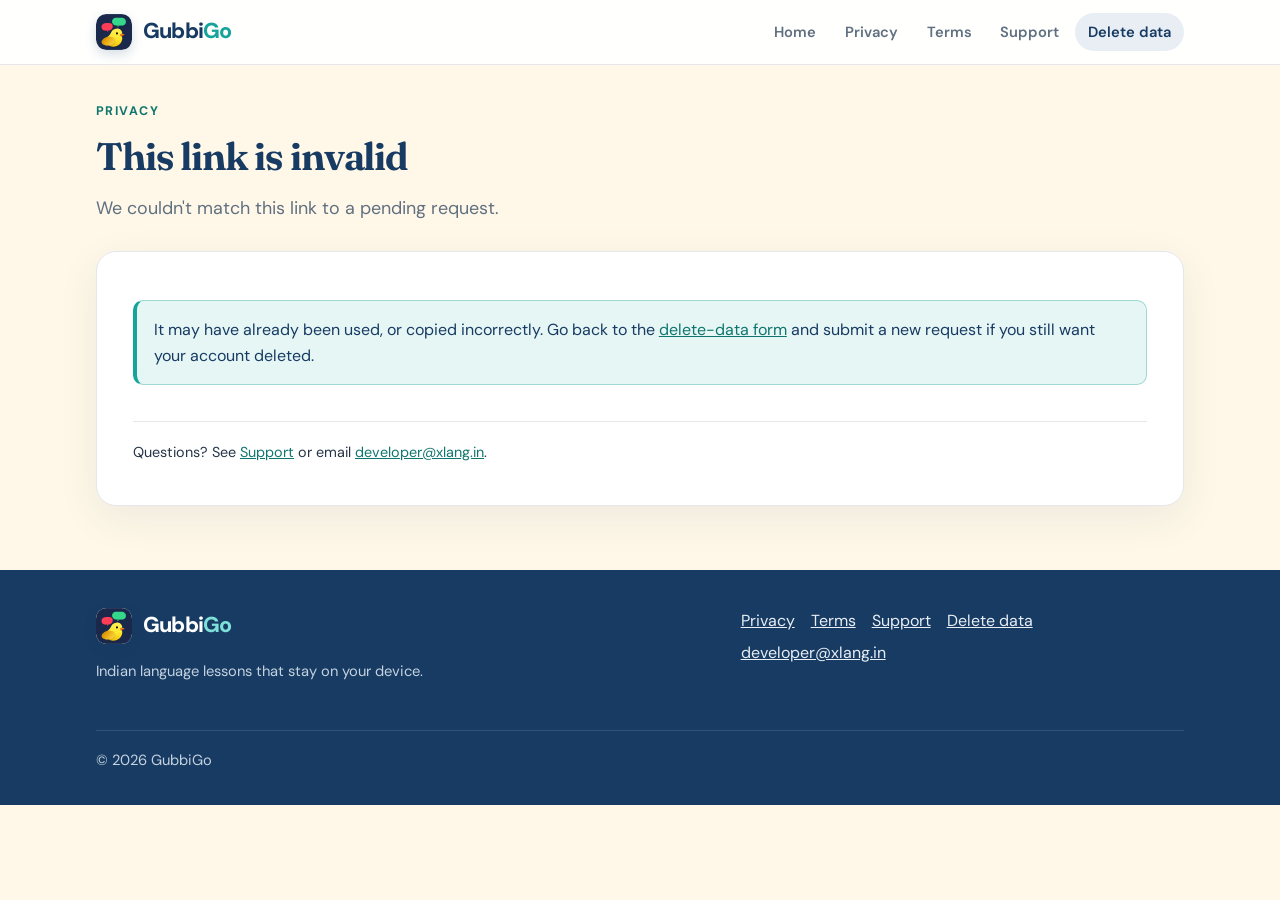
<file: delete-data/done.html>
<!DOCTYPE html>
<html lang="en">
  <head>
    <meta charset="utf-8" />
    <meta name="viewport" content="width=device-width, initial-scale=1" />
    <meta name="theme-color" content="#173B63" />
    <meta name="robots" content="noindex" />
    <meta name="description" content="Result of your GubbiGo account deletion request." />
    <title>Deletion result — GubbiGo</title>
    <link rel="icon" href="../favicon.png" type="image/png" />
    <link rel="preconnect" href="https://fonts.googleapis.com" />
    <link rel="preconnect" href="https://fonts.gstatic.com" crossorigin />
    <link
      href="https://fonts.googleapis.com/css2?family=DM+Sans:ital,opsz,wght@0,9..40,400;0,9..40,500;0,9..40,600;0,9..40,700;1,9..40,400&family=Fraunces:opsz,wght@9..144,600;9..144,700&display=swap"
      rel="stylesheet"
    />
    <link rel="stylesheet" href="../styles.css" />
  </head>
  <body>
    <header class="topbar">
      <div class="topbar-inner">
        <a class="brand" href="../" aria-label="GubbiGo home">
          <img src="../logo.svg" width="36" height="36" alt="" />
          <span class="wordmark"><span class="gubbi">Gubbi</span><span class="go">Go</span></span>
        </a>
        <nav class="site-nav" aria-label="Site">
          <a href="../">Home</a>
          <a href="../privacy/">Privacy</a>
          <a href="../terms/">Terms</a>
          <a href="../support/">Support</a>
          <a href="./" aria-current="page">Delete data</a>
        </nav>
      </div>
    </header>

    <main class="page">
      <div class="page-header">
        <p class="eyebrow">Privacy</p>
        <h1 id="result-title">Request result</h1>
        <p class="lede" id="result-lede"></p>
      </div>

      <article class="doc">
        <div class="note" id="result-note"></div>
        <p class="doc-note">
          Questions? See <a href="../support/">Support</a> or email
          <a href="mailto:developer@xlang.in">developer@xlang.in</a>.
        </p>
      </article>
    </main>

    <footer class="site-footer">
      <div class="footer-inner">
        <div>
          <a class="brand" href="../" aria-label="GubbiGo home">
            <img src="../logo.svg" width="36" height="36" alt="" />
            <span class="wordmark"><span class="gubbi">Gubbi</span><span class="go">Go</span></span>
          </a>
          <p>Indian language lessons that stay on your device.</p>
        </div>
        <nav class="footer-links" aria-label="Footer">
          <a href="../privacy/">Privacy</a>
          <a href="../terms/">Terms</a>
          <a href="../support/">Support</a>
          <a href="./">Delete data</a>
          <a href="mailto:developer@xlang.in">developer@xlang.in</a>
        </nav>
        <p class="copyright">© 2026 GubbiGo</p>
      </div>
    </footer>

    <script>
      (function () {
        var COPY = {
          done: {
            title: "Your account has been deleted",
            lede: "Your GubbiGo account and the data we control for it have been deleted.",
            note:
              "Uninstalling the app (if you haven't already) removes anything still stored on that device.",
          },
          not_found: {
            title: "No matching account found",
            lede: "We could not find a GubbiGo account using that email.",
            note:
              "If you never saved progress with Google, there is likely nothing on our servers tied to it - on-device data is already gone once you uninstall.",
          },
          expired: {
            title: "This confirmation link expired",
            lede: "Confirmation links are only valid for 24 hours.",
            note: 'Go back to the <a href="./">delete-data form</a> and submit a new request - it will send a fresh link.',
          },
          invalid: {
            title: "This link is invalid",
            lede: "We couldn't match this link to a pending request.",
            note:
              'It may have already been used, or copied incorrectly. Go back to the <a href="./">delete-data form</a> and submit a new request if you still want your account deleted.',
          },
        };

        var params = new URLSearchParams(window.location.search);
        var result = params.get("result") || "invalid";
        var copy = COPY[result] || COPY.invalid;

        document.getElementById("result-title").textContent = copy.title;
        document.getElementById("result-lede").textContent = copy.lede;
        document.getElementById("result-note").innerHTML = copy.note;
      })();
    </script>
  </body>
</html>
</file>
<file: styles.css>
:root {
  --navy: #173b63;
  --navy-soft: #e8eef4;
  --teal: #16a39a;
  --teal-deep: #0f766e;
  --mango: #f59e0b;
  --cream: #fff8e8;
  --paper: #ffffff;
  --ink: #173b63;
  --muted: #607080;
  --line: #e5e7eb;
  --line-strong: #d1d5db;
  --shadow: 0 12px 40px rgba(23, 59, 99, 0.08);
  --radius: 16px;
  --font: "DM Sans", -apple-system, BlinkMacSystemFont, "Segoe UI", sans-serif;
  --display: "Fraunces", Georgia, "Times New Roman", serif;
}

* {
  box-sizing: border-box;
}

html {
  scroll-behavior: smooth;
}

body {
  margin: 0;
  background: var(--cream);
  color: var(--ink);
  font-family: var(--font);
  line-height: 1.65;
  min-height: 100vh;
}

a {
  color: var(--teal-deep);
}

a:hover {
  color: var(--navy);
}

img {
  max-width: 100%;
}

.topbar {
  position: sticky;
  top: 0;
  z-index: 20;
  background: rgba(255, 255, 255, 0.92);
  border-bottom: 1px solid var(--line);
  backdrop-filter: blur(12px);
}

.topbar-inner,
.page,
.footer-inner {
  width: min(68rem, calc(100% - 2rem));
  margin: 0 auto;
}

.topbar-inner {
  display: flex;
  flex-wrap: wrap;
  align-items: center;
  justify-content: space-between;
  gap: 0.75rem 1.25rem;
  min-height: 4rem;
}

.brand {
  display: flex;
  align-items: center;
  gap: 0.7rem;
  text-decoration: none;
  color: inherit;
}

.brand img {
  width: 2.25rem;
  height: 2.25rem;
  border-radius: 0.65rem;
  box-shadow: 0 4px 12px rgba(23, 59, 99, 0.18);
}

.wordmark {
  font-size: 1.35rem;
  font-weight: 800;
  letter-spacing: -0.04em;
}

.wordmark .gubbi {
  color: var(--navy);
}

.wordmark .go {
  color: var(--teal);
}

.site-nav {
  display: flex;
  flex-wrap: wrap;
  gap: 0.2rem;
}

.site-nav a {
  color: var(--muted);
  text-decoration: none;
  font-size: 0.92rem;
  font-weight: 600;
  padding: 0.45rem 0.8rem;
  border-radius: 999px;
}

.site-nav a:hover,
.site-nav a:focus-visible {
  color: var(--navy);
  background: var(--navy-soft);
}

.site-nav a[aria-current="page"] {
  color: var(--navy);
  background: var(--navy-soft);
}

.page {
  padding: 2.25rem 0 4rem;
}

.hero {
  padding: 1.5rem 0 2.5rem;
}

.eyebrow {
  margin: 0 0 0.75rem;
  color: var(--teal-deep);
  font-size: 0.78rem;
  font-weight: 700;
  letter-spacing: 0.12em;
  text-transform: uppercase;
}

.hero h1,
.page-header h1 {
  margin: 0;
  font-family: var(--display);
  font-weight: 650;
  letter-spacing: -0.03em;
  line-height: 1.15;
  color: var(--navy);
}

.hero h1 {
  max-width: 18ch;
  font-size: clamp(2.2rem, 5vw, 3.4rem);
}

.page-header h1 {
  font-size: clamp(1.85rem, 4vw, 2.4rem);
}

.lede {
  margin: 1rem 0 0;
  max-width: 40rem;
  font-size: 1.12rem;
  color: var(--muted);
}

.lede + .lede {
  margin-top: 0.75rem;
}

.pills {
  display: flex;
  flex-wrap: wrap;
  gap: 0.5rem;
  margin: 1.35rem 0 0;
}

.pill {
  background: var(--paper);
  border: 1px solid var(--line);
  color: var(--navy);
  font-size: 0.82rem;
  font-weight: 650;
  padding: 0.35rem 0.75rem;
  border-radius: 999px;
}

.actions {
  display: flex;
  flex-wrap: wrap;
  gap: 0.7rem;
  margin-top: 1.6rem;
}

.btn {
  display: inline-flex;
  align-items: center;
  justify-content: center;
  background: var(--navy);
  color: #fff;
  text-decoration: none;
  font-weight: 650;
  font-size: 0.95rem;
  padding: 0.72rem 1.15rem;
  border-radius: 999px;
  box-shadow: 0 8px 20px rgba(23, 59, 99, 0.18);
}

.btn:hover,
.btn:focus-visible {
  color: #fff;
  filter: brightness(1.08);
}

.btn-secondary {
  background: var(--paper);
  color: var(--navy);
  box-shadow: inset 0 0 0 1px var(--line-strong);
}

.btn-secondary:hover,
.btn-secondary:focus-visible {
  color: var(--navy);
  background: var(--navy-soft);
}

button.btn {
  border: 0;
  cursor: pointer;
  font-family: inherit;
}

button.btn:disabled {
  opacity: 0.65;
  cursor: not-allowed;
  filter: none;
}

.request-form {
  margin-top: 1.5rem;
  display: grid;
  gap: 1.05rem;
}

.form-field {
  display: grid;
  gap: 0.35rem;
}

.form-field label {
  font-weight: 650;
  color: var(--navy);
}

.form-field input,
.form-field select,
.form-field textarea {
  width: 100%;
  font-family: inherit;
  font-size: 1rem;
  color: var(--ink);
  background: var(--cream);
  border: 1px solid var(--line-strong);
  border-radius: 10px;
  padding: 0.7rem 0.85rem;
}

.form-field textarea {
  resize: vertical;
  min-height: 6.5rem;
}

.form-field input:focus,
.form-field select:focus,
.form-field textarea:focus {
  outline: 2px solid var(--teal);
  outline-offset: 1px;
  border-color: var(--teal);
}

.form-hint {
  margin: 0;
  color: var(--muted);
  font-size: 0.88rem;
}

.form-check {
  display: flex;
  gap: 0.7rem;
  align-items: flex-start;
  color: #243447;
}

.form-check input {
  margin-top: 0.3rem;
  width: 1.05rem;
  height: 1.05rem;
  accent-color: var(--teal-deep);
}

.form-actions {
  display: flex;
  flex-wrap: wrap;
  gap: 0.7rem;
  margin-top: 0.35rem;
}

.form-status {
  margin: 0;
  min-height: 1.4em;
  color: var(--muted);
  font-size: 0.95rem;
}

.form-status-ok {
  color: var(--teal-deep);
  font-weight: 650;
}

.form-status-warn {
  color: var(--navy);
}

.hp {
  position: absolute;
  left: -10000px;
  width: 1px;
  height: 1px;
  overflow: hidden;
}

.section-title {
  margin: 2.75rem 0 1rem;
  font-family: var(--display);
  font-size: 1.45rem;
  font-weight: 650;
}

.about p {
  max-width: 42rem;
}

.cards {
  display: grid;
  gap: 1rem;
  margin: 0;
}

@media (min-width: 48rem) {
  .cards {
    grid-template-columns: repeat(3, 1fr);
  }
}

.card {
  background: var(--paper);
  border: 1px solid var(--line);
  border-radius: var(--radius);
  padding: 1.25rem 1.3rem 1.35rem;
  box-shadow: var(--shadow);
}

.card h2 {
  margin: 0 0 0.45rem;
  font-size: 1.05rem;
}

.card p {
  margin: 0;
  color: var(--muted);
  font-size: 0.97rem;
}

.facts {
  width: 100%;
  border-collapse: collapse;
  background: var(--paper);
  border: 1px solid var(--line);
  border-radius: var(--radius);
  overflow: hidden;
  box-shadow: var(--shadow);
}

.facts th,
.facts td {
  text-align: left;
  vertical-align: top;
  padding: 0.85rem 1.1rem;
  border-bottom: 1px solid var(--line);
}

.facts tr:last-child th,
.facts tr:last-child td {
  border-bottom: 0;
}

.facts th {
  width: 11rem;
  background: var(--navy-soft);
  font-weight: 650;
  color: var(--navy);
}

.legal-links {
  display: grid;
  gap: 0.75rem;
  padding: 0;
  list-style: none;
}

.legal-links a {
  display: block;
  background: var(--paper);
  border: 1px solid var(--line);
  border-radius: 12px;
  padding: 0.95rem 1.1rem;
  text-decoration: none;
  color: var(--navy);
  font-weight: 650;
  box-shadow: var(--shadow);
}

.legal-links a span {
  display: block;
  margin-top: 0.2rem;
  color: var(--muted);
  font-weight: 500;
  font-size: 0.92rem;
}

.page-header {
  margin-bottom: 1.75rem;
}

.meta {
  margin: 0.55rem 0 0;
  color: var(--muted);
  font-size: 0.92rem;
}

.doc {
  background: var(--paper);
  border: 1px solid var(--line);
  border-radius: 20px;
  padding: 1.35rem 1.35rem 2rem;
  box-shadow: var(--shadow);
}

@media (min-width: 48rem) {
  .doc {
    padding: 2rem 2.25rem 2.5rem;
  }
}

.toc {
  background: var(--cream);
  border: 1px solid #f0e2c4;
  border-radius: 14px;
  padding: 1rem 1.15rem;
  margin-bottom: 2rem;
}

.toc p {
  margin: 0 0 0.5rem;
  font-weight: 700;
  font-size: 0.8rem;
  letter-spacing: 0.06em;
  text-transform: uppercase;
  color: var(--muted);
}

.toc ol {
  margin: 0;
  padding-left: 1.2rem;
}

.toc li {
  margin: 0.22rem 0;
}

h2 {
  font-size: 1.12rem;
  margin: 2.1rem 0 0.55rem;
  scroll-margin-top: 5rem;
  color: var(--navy);
}

h3 {
  font-size: 1.02rem;
  margin: 1.35rem 0 0.4rem;
}

.doc p,
.doc li {
  color: #243447;
}

ul,
ol {
  padding-left: 1.2rem;
}

li {
  margin: 0.3rem 0;
}

code {
  font-size: 0.9em;
  background: var(--navy-soft);
  padding: 0.1em 0.35em;
  border-radius: 4px;
}

.note {
  background: #e6f6f5;
  border: 1px solid #9ed9d5;
  border-left: 4px solid var(--teal);
  border-radius: 10px;
  padding: 0.95rem 1.05rem;
  margin: 1rem 0;
}

.doc table {
  width: 100%;
  border-collapse: collapse;
  font-size: 0.95rem;
  background: var(--cream);
  border-radius: 10px;
  overflow: hidden;
}

.doc th,
.doc td {
  text-align: left;
  vertical-align: top;
  padding: 0.7rem 0.8rem;
  border-bottom: 1px solid var(--line);
}

.doc th {
  background: var(--navy-soft);
  font-weight: 650;
}

.faq {
  display: grid;
  gap: 0.85rem;
}

.faq article {
  background: var(--paper);
  border: 1px solid var(--line);
  border-radius: 14px;
  padding: 1.1rem 1.2rem;
  box-shadow: var(--shadow);
}

.faq h2 {
  margin: 0 0 0.45rem;
}

.faq p:last-child,
.faq ul:last-child {
  margin-bottom: 0;
}

.contact-panel {
  background: var(--paper);
  border: 1px solid var(--line);
  border-radius: var(--radius);
  padding: 1.25rem 1.35rem;
  box-shadow: var(--shadow);
  margin-bottom: 1.25rem;
}

.contact-panel h2 {
  margin-top: 0;
}

.contact-panel a {
  font-weight: 700;
}

.doc-note {
  margin: 2.25rem 0 0;
  padding-top: 1.15rem;
  border-top: 1px solid var(--line);
  color: var(--muted);
  font-size: 0.9rem;
}

.site-footer {
  background: var(--navy);
  color: #d7e2ee;
  padding: 2.4rem 0 2rem;
}

.footer-inner {
  display: grid;
  gap: 1.5rem;
}

@media (min-width: 48rem) {
  .footer-inner {
    grid-template-columns: 1.4fr 1fr;
    align-items: start;
  }
}

.site-footer .wordmark .gubbi {
  color: #fff;
}

.site-footer .wordmark .go {
  color: #7ee0d8;
}

.site-footer p {
  color: #c5d2e0;
  font-size: 0.92rem;
}

.footer-links {
  display: flex;
  flex-wrap: wrap;
  gap: 0.35rem 1rem;
}

.site-footer a {
  color: #e8eef4;
}

.copyright {
  grid-column: 1 / -1;
  margin: 0.5rem 0 0;
  padding-top: 1.1rem;
  border-top: 1px solid rgba(255, 255, 255, 0.12);
  font-size: 0.82rem;
  color: #9fb0c3;
}

@media print {
  .topbar,
  .site-nav,
  .actions,
  .site-footer {
    display: none;
  }

  body,
  .doc {
    background: #fff;
    box-shadow: none;
    border: 0;
  }

  a {
    color: inherit;
    text-decoration: none;
  }
}
</file>
